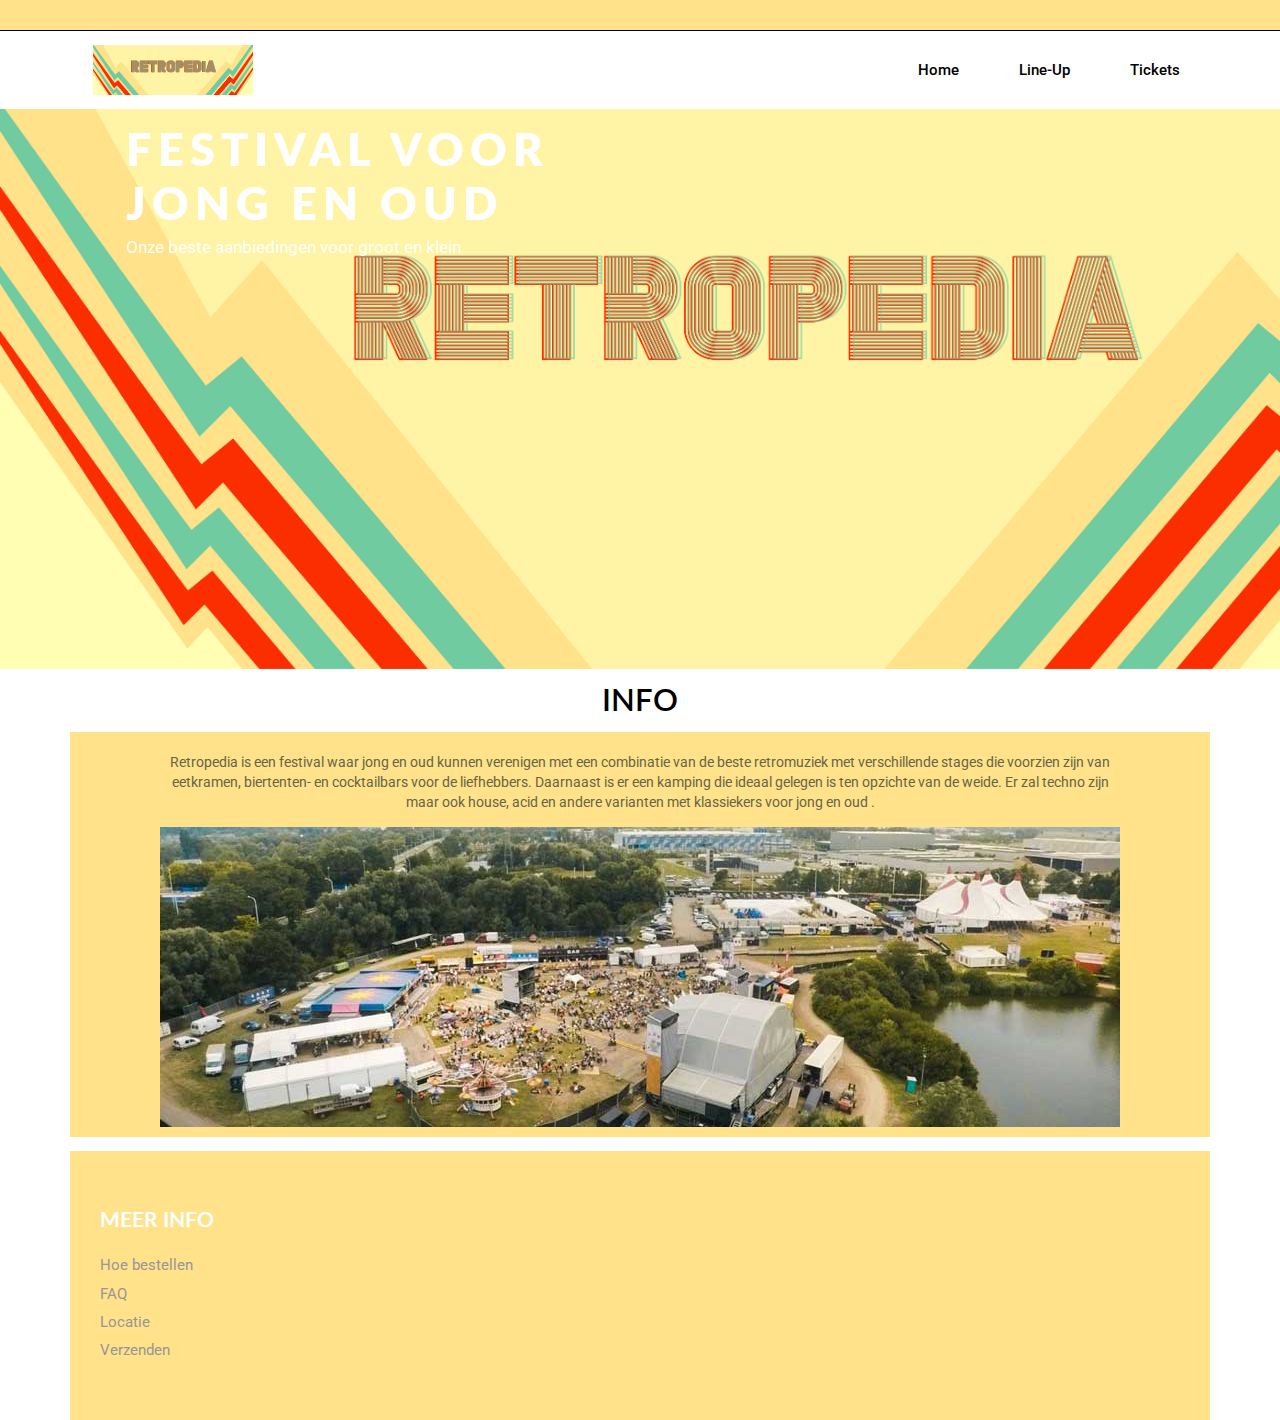
<file: pages/digitalstyleguide/index.html>
<!DOCTYPE html>
<html>
<head>
<title>Retrofestival</title>
<link href="css/bootstrap.css" rel="stylesheet" type="text/css" media="all" />

<script src="js/jquery.min.js"></script>


<link href="css/style.css" rel="stylesheet" type="text/css" media="all" />	

<meta name="viewport" content="width=device-width, initial-scale=1">
<meta http-equiv="Content-Type" content="text/html; charset=utf-8" />
<script type="application/x-javascript"> addEventListener("load", function() { setTimeout(hideURLbar, 0); }, false); function hideURLbar(){ window.scrollTo(0,1); } </script>

<link href='http://fonts.googleapis.com/css?family=Lato:100,300,400,700,900' rel='stylesheet' type='text/css'>
<link href='http://fonts.googleapis.com/css?family=Roboto:400,100,300,500,700,900' rel='stylesheet' type='text/css'><!--//fonts-->

<link href="css/memenu.css" rel="stylesheet" type="text/css" media="all" />
<script type="text/javascript" src="js/memenu.js"></script>
<script>$(document).ready(function(){$(".memenu").memenu();});</script>
<script src="js/simpleCart.min.js"> </script>
</head>
<body>

<div class="header">
	<div class="header-top">
        
				
		</div>
		</div>
		<div class="container">
			<div class="head-top">
				<div class="logo">
					<a href="index.html"><img src="images/homelogo.jpg" alt="" ></a>	
				</div>
		  <div class=" h_menu4">
				<ul class="memenu skyblue">
					  <li ><a href="index.html">Home</a></li>	
				      <li><a  href="lineup.html">Line-up</a>
                      <li><a  href="tickets.html">Tickets</a>
				      	
                    
					</li>
				    
			  </ul> 
			</div>
				
				<div class="clearfix"> </div>
		</div>
		</div>


	<div class="banner">
		<div class="container">
			  <script src="js/responsiveslides.min.js"></script>
  <script>
    $(function () {
      $("#slider").responsiveSlides({
      	auto: true,
      	nav: true,
      	speed: 500,
        namespace: "callbacks",
        pager: true,
      });
    });
  </script>
			<div  id="top" class="callbacks_container">
			<ul class="rslides" id="slider">
			    <li>
					
						<div class="banner-text">
							<h3>Festival voor jong en oud</h3>
						<p> Onze beste aanbiedingen voor groot en klein </p>
						
						</div>
				
				</li>
			
			
			</ul>
		</div>

	</div>
	</div>

<!--content-->
<div class="content">
	<div class="container">
	<div class="content-top">
        
		<h1>INFO</h1>
		<div class="infotekst">
          
		
            <p class="stijl-tekst">Retropedia is een festival waar jong en oud kunnen verenigen met een combinatie van de beste retromuziek met verschillende stages die voorzien zijn van eetkramen, biertenten- en cocktailbars voor de liefhebbers. Daarnaast is er een kamping die ideaal gelegen is ten opzichte van de weide. Er zal techno zijn maar ook house, acid en andere varianten met klassiekers voor jong en oud .</p>
            <img src="images/introtekst3.jpg" alt="dit is een afb over het terrein" class="infoafbeelding" >
	</div>
	<!----->
	
</div>
<div class="footer">
				<div class="container">
			<div class="footer-top-at">
			
				<div class="col-md-4 amet-sed">
				<h4>MEER INFO</h4>
				<ul class="nav-bottom">
						<li><a href="#">Hoe bestellen</a></li>
						<li><a href="#">FAQ</a></li>
						<li><a href="contact.html">Locatie</a></li>
						<li><a href="#">Verzenden</a></li>
						
					</ul>	
				</div>
				
				
				<div class="clearfix"> </div>
			</div>
		</div>
		
		</div>
    </div>
   
    
    
</body>
</html>
</file>
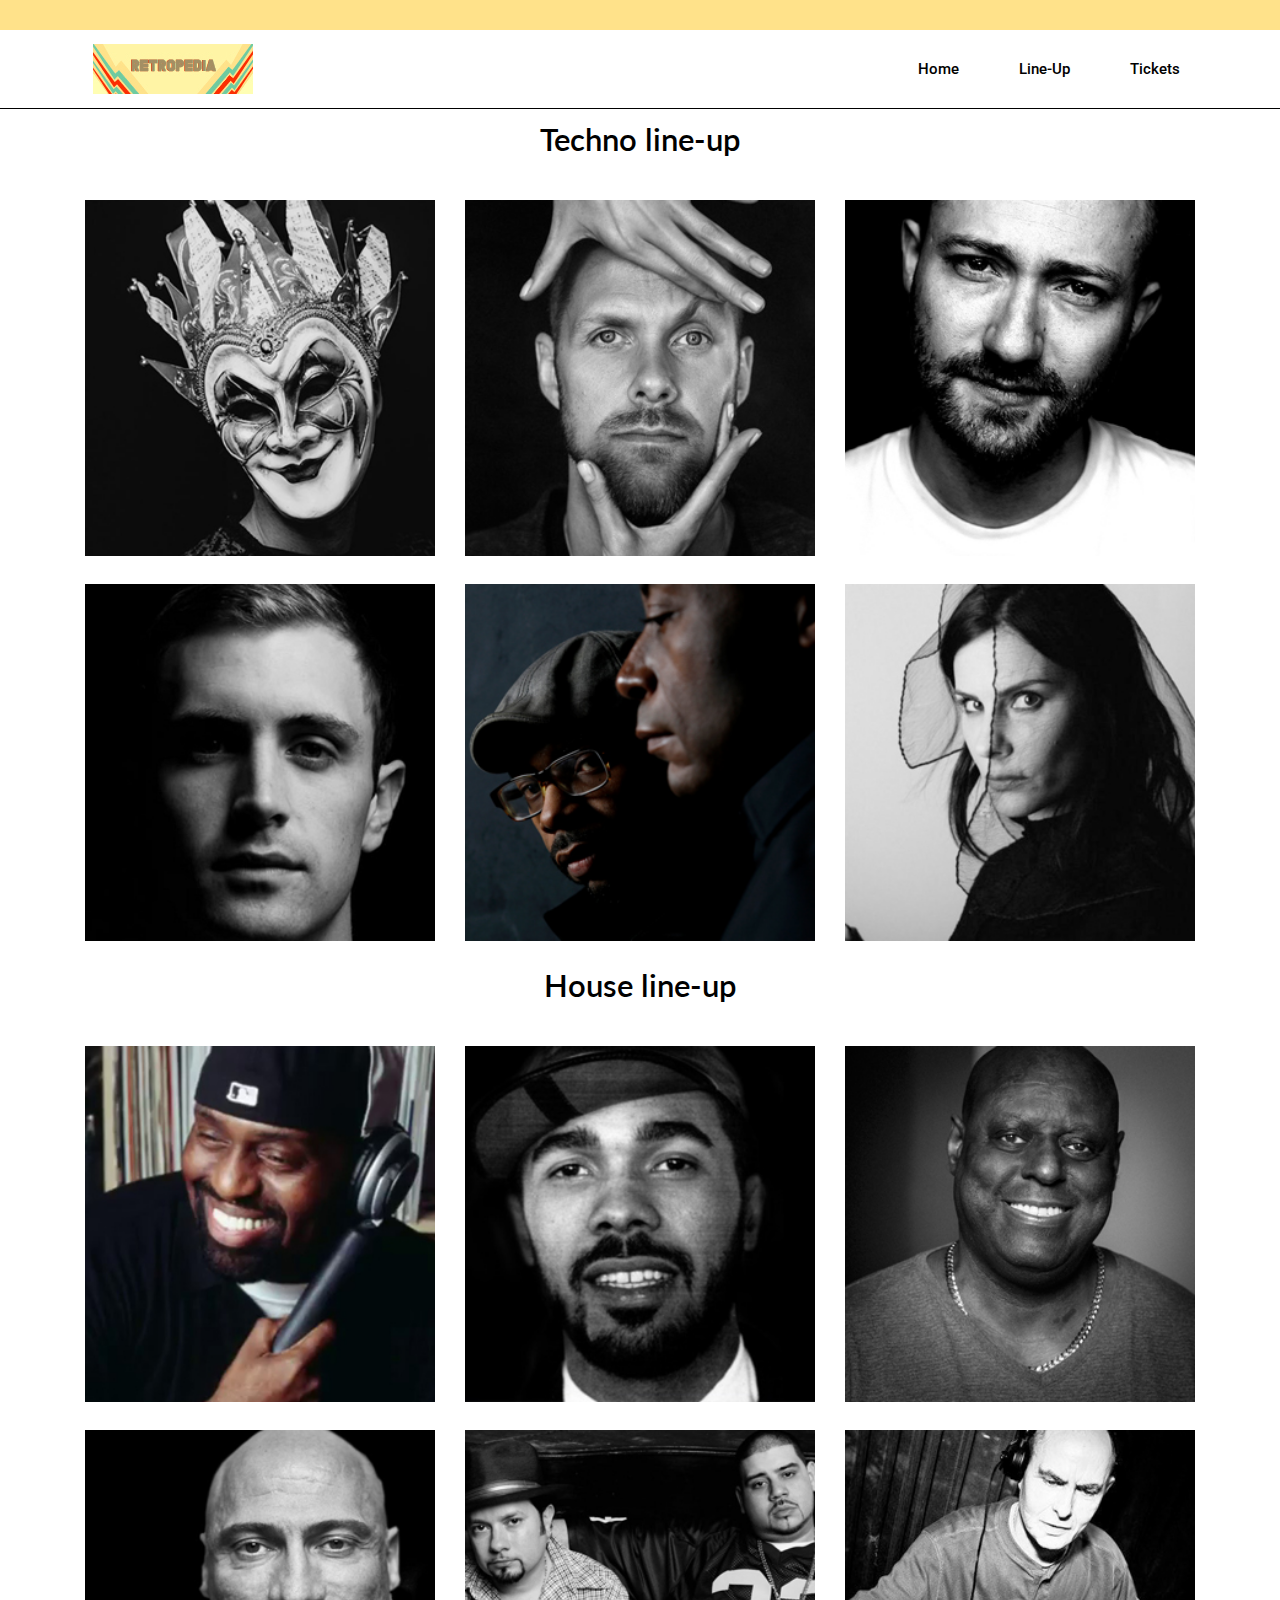
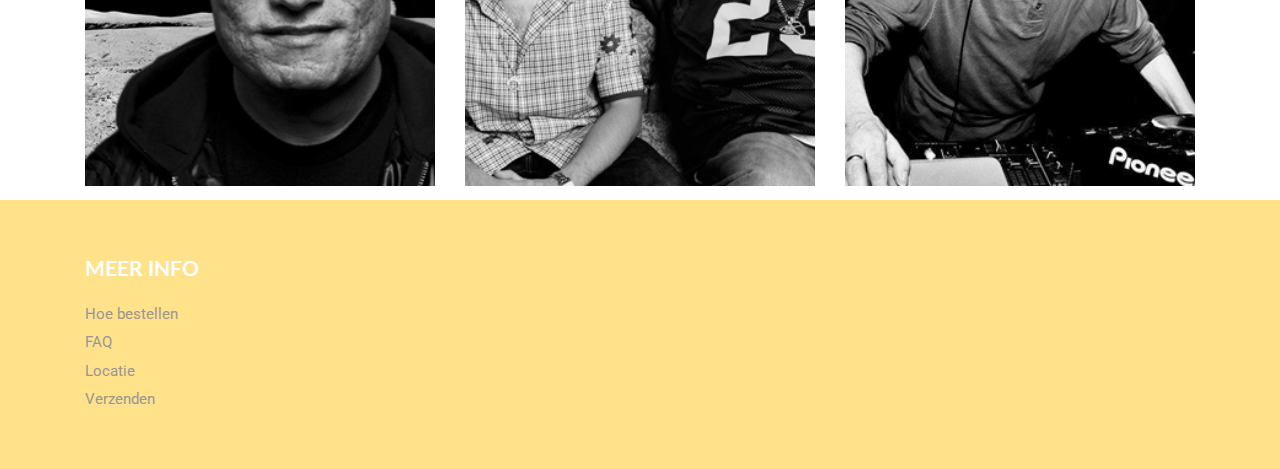
<file: pages/line-up.html>
<!DOCTYPE html>
<html>
<head>
<title>line-up</title>
<link href="bootstrap.css" rel="stylesheet" type="text/css" media="all" />

<script src="jquery.min.js"></script>


<link href="style2.css" rel="stylesheet" type="text/css" media="all" />	

<meta name="viewport" content="width=device-width, initial-scale=1">
<meta http-equiv="Content-Type" content="text/html; charset=utf-8" />
<script type="application/x-javascript"> addEventListener("load", function() { setTimeout(hideURLbar, 0); }, false); function hideURLbar(){ window.scrollTo(0,1); } </script>

<link href='http://fonts.googleapis.com/css?family=Lato:100,300,400,700,900' rel='stylesheet' type='text/css'>
<link href='http://fonts.googleapis.com/css?family=Roboto:400,100,300,500,700,900' rel='stylesheet' type='text/css'><!--//fonts-->

<link href="memenu.css" rel="stylesheet" type="text/css" media="all" />
<script type="text/javascript" src="memenu.js"></script>
<script>$(document).ready(function(){$(".memenu").memenu();});</script>
<script src="simpleCart.min.js"> </script>
</head>
<body>

<div class="header">
	<div class="header-top">
		 
		</div>
		<div class="container">
			<div class="head-top">
				<div class="logo">
					<a href="index.html"><img src="images/homelogo.jpg" alt="" ></a>	
				</div>
		  <div class=" h_menu4">
				<ul class="memenu skyblue">
					  <li ><a href="index.html">Home</a></li>	
				      <li><a  href="line-up.html">Line-up</a>
                      <li><a  href="tickets.html">Tickets</a>
				      	
                    
					</li>
				    
			  </ul> 
			</div>
				
				<div class="clearfix"> </div>
		</div>
		</div>

	</div>



<!--content-->
<div class="content">
	<div class="container">
	<div class="content-top">
		<h1>Techno line-up</h1>
		<div class="grid-in">
			<div class="col-md-4 grid-top">
				<a href="detail.html" class="b-link-stripe b-animate-go  thickbox"><img class="img-responsive" src="images/pi.jpg" alt="">
							<div class="b-wrapper">
									<h3 class="b-animate b-from-left    b-delay03 ">
										<span>BORIS BREJCHA
                                            <br>
                                            14u-17u
                                      </span>
									</h3>
								</div>
				</a>
		

			
			</div>
			<div class="col-md-4 grid-top">
				<a href="single.html" class="b-link-stripe b-animate-go  thickbox"><img class="img-responsive" src="images/pi1.jpg" alt="">
					<div class="b-wrapper">
									<h3 class="b-animate b-from-left    b-delay03 ">
										<span>ADAM BEYER"
                                        <br>
                                            17u-20u</span>	
									</h3>
								</div>
				</a>
			
			</div>
			<div class="col-md-4 grid-top">
				<a href="single.html" class="b-link-stripe b-animate-go  thickbox"><img class="img-responsive" src="images/pi2.jpg" alt="">
					<div class="b-wrapper">
									<h3 class="b-animate b-from-left    b-delay03 ">
										<span>PAUL KALKBRENNER"
                                        <br>
                                            23u-3u</span>	
									</h3>
								</div>
				</a>
			
			</div>
					<div class="clearfix"> </div>
		</div>
		<div class="grid-in">
			<div class="col-md-4 grid-top">
				<a href="single.html" class="b-link-stripe b-animate-go  thickbox"><img class="img-responsive" src="images/pi3.jpg" alt="">
					<div class="b-wrapper">
									<h3 class="b-animate b-from-left    b-delay03 ">
										<span>BOYSNOIZE"
                                            <br>
                                            14u-17u</span>	
									</h3>
								</div>
				</a>
			<a href="single.html"></a>
			</div>
			<div class="col-md-4 grid-top">
				<a href="single.html" class="b-link-stripe b-animate-go  thickbox"><img class="img-responsive" src="images/pi4.jpg" alt="">
					<div class="b-wrapper">
									<h3 class="b-animate b-from-left    b-delay03 ">
										<span>OCTAVE ONE"
                                         <br>
                                            17u-20u</span>	
									</h3>
								</div>
				</a>
			
			</div>
			<div class="col-md-4 grid-top">
				<a href="single.html" class="b-link-stripe b-animate-go  thickbox"><img class="img-responsive" src="images/pi5.jpg" alt="">
					<div class="b-wrapper">
									<h3 class="b-animate b-from-left    b-delay03 ">
										<span>REBEKAH"
                                        <br>
                                            20u-23u</span>	
									</h3>
								</div>
				</a>
			
			</div>
					<div class="clearfix"> </div>
		</div>
	</div>
	<!----->
	
</div>
    
    <div class="container">
	<div class="content-top">
		<h1>House line-up</h1>
		<div class="grid-in">
			<div class="col-md-4 grid-top">
				<a href="single.html" class="b-link-stripe b-animate-go  thickbox"><img class="img-responsive" src="images/pi6.jpg" alt="">
							<div class="b-wrapper">
									<h3 class="b-animate b-from-left    b-delay03 ">
										<span>Frankie Knuckles"
                                        <br>
                                            14u-17u </span>	
									</h3>
								</div>
				</a>
		

			
			</div>
			<div class="col-md-4 grid-top">
				<a href="single.html" class="b-link-stripe b-animate-go  thickbox"><img class="img-responsive" src="images/pi7.jpg" alt="">
					<div class="b-wrapper">
									<h3 class="b-animate b-from-left    b-delay03 ">
										<span>Ron Hardy" <br>
                                            17u-20u
                                            
                                        </span>	
									</h3>
								</div>
				</a>
			
			</div>
			<div class="col-md-4 grid-top">
				<a href="single.html" class="b-link-stripe b-animate-go  thickbox"><img class="img-responsive" src="images/pi8.jpg" alt="">
					<div class="b-wrapper">
									<h3 class="b-animate b-from-left    b-delay03 ">
										<span>
Tony Humphries"
                                        <br>
                                            20u-23u</span>	
									</h3>
								</div>
				</a>
			
			</div>
					<div class="clearfix"> </div>
		</div>
		<div class="grid-in">
			<div class="col-md-4 grid-top">
				<a href="single.html" class="b-link-stripe b-animate-go  thickbox"><img class="img-responsive" src="images/pi9.jpg" alt="">
					<div class="b-wrapper">
									<h3 class="b-animate b-from-left    b-delay03 ">
										<span>Danny Tenaglia"
                                        <br>
                                            23u-3u</span>	
									</h3>
								</div>
				</a>
			<a href="single.html"></a>
			</div>
			<div class="col-md-4 grid-top">
				<a href="single.html" class="b-link-stripe b-animate-go  thickbox"><img class="img-responsive" src="images/pi10.jpg" alt="">
					<div class="b-wrapper">
									<h3 class="b-animate b-from-left    b-delay03 ">
										<span>Masters at Work"
                                        <br>
                                            16u-19u</span>	
									</h3>
								</div>
				</a>
			
			</div>
			<div class="col-md-4 grid-top">
				<a href="single.html" class="b-link-stripe b-animate-go  thickbox"><img class="img-responsive" src="images/pi11.jpg" alt="">
					<div class="b-wrapper">
									<h3 class="b-animate b-from-left    b-delay03 ">
										<span>Eddie Richards "
                                        <br>
                                            19u-22u</span>	
									</h3>
								</div>
				</a>
			
			</div>
					<div class="clearfix"> </div>
		</div>
	</div>
	<!----->
	
</div>
<div class="footer">
				<div class="container">
			<div class="footer-top-at">
			
				<div class="col-md-4 amet-sed">
				<h4>MEER INFO</h4>
				<ul class="nav-bottom">
						<li><a href="#">Hoe bestellen</a></li>
						<li><a href="#">FAQ</a></li>
						<li><a href="contact.html">Locatie</a></li>
						<li><a href="#">Verzenden</a></li>
						
					</ul>	
				</div>
				
				
				<div class="clearfix"> </div>
			</div>
		</div>
		
		</div>
    </div>
    </body>
</html>
</file>
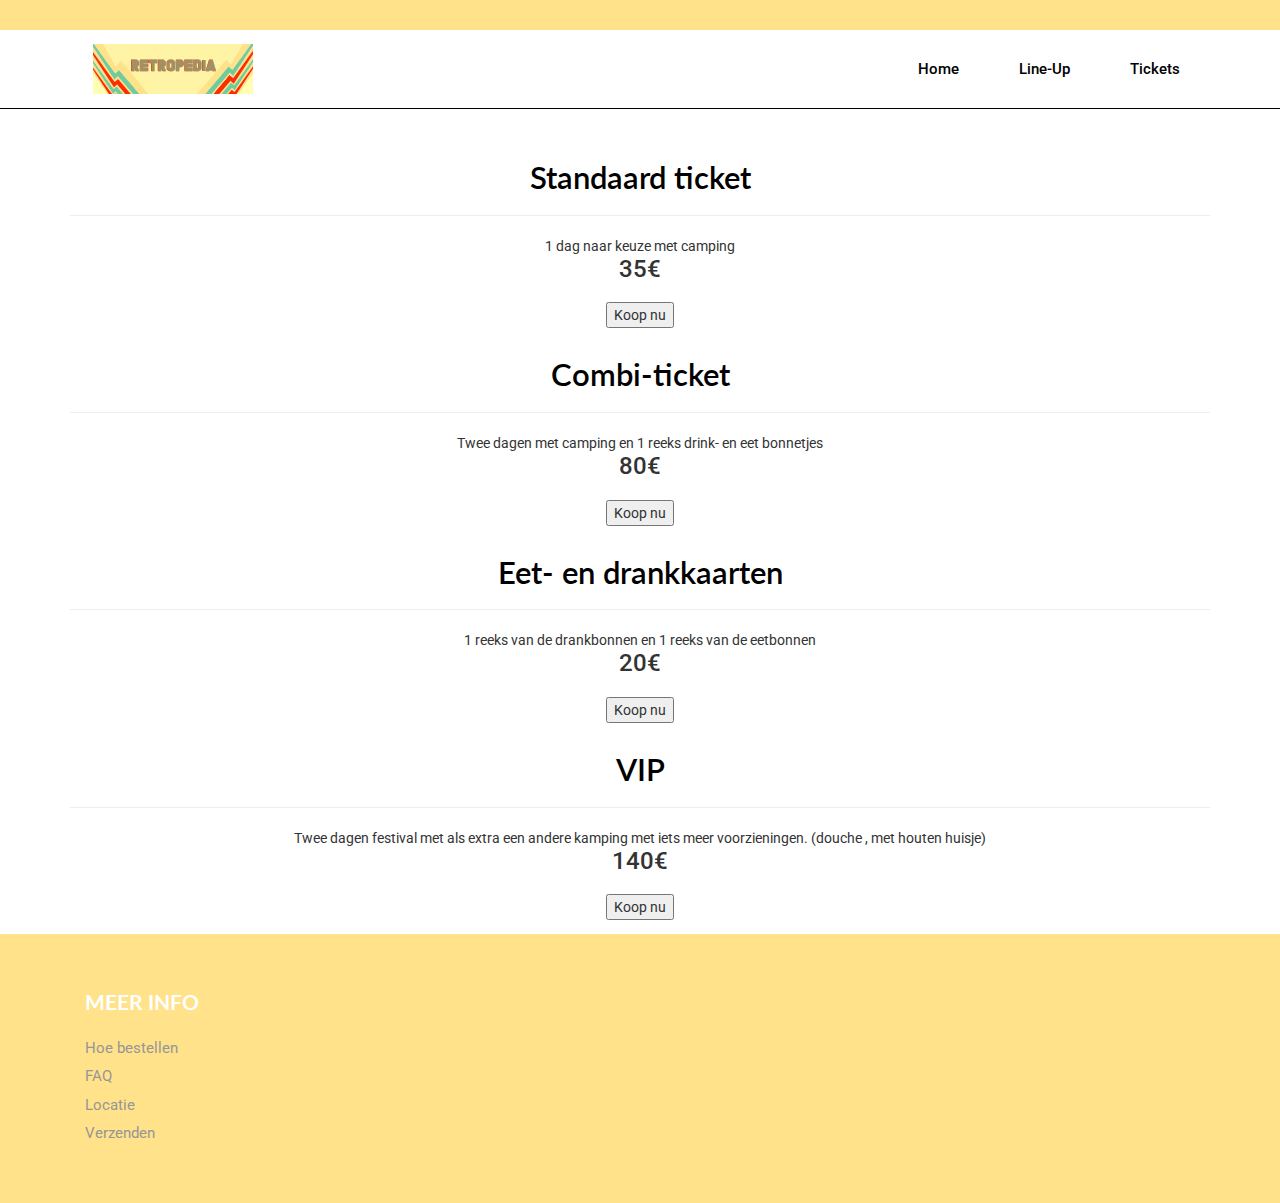
<file: pages/digitalstyleguide/tickets.html>
<!DOCTYPE html>
<html>
<head>
<title>Tickets</title>
<link href="css/bootstrap.css" rel="stylesheet" type="text/css" media="all" />

<script src="js/jquery.min.js"></script>


<link href="css/style.css" rel="stylesheet" type="text/css" media="all" />	

<meta name="viewport" content="width=device-width, initial-scale=1">
<meta http-equiv="Content-Type" content="text/html; charset=utf-8" />
<script type="application/x-javascript"> addEventListener("load", function() { setTimeout(hideURLbar, 0); }, false); function hideURLbar(){ window.scrollTo(0,1); } </script>

<link href='http://fonts.googleapis.com/css?family=Lato:100,300,400,700,900' rel='stylesheet' type='text/css'>
<link href='http://fonts.googleapis.com/css?family=Roboto:400,100,300,500,700,900' rel='stylesheet' type='text/css'><!--//fonts-->

<link href="css/memenu.css" rel="stylesheet" type="text/css" media="all" />
<script type="text/javascript" src="js/memenu.js"></script>
<script>$(document).ready(function(){$(".memenu").memenu();});</script>
<script src="js/simpleCart.min.js"> </script>
</head>
<body>

<div class="header">
	<div class="header-top">
		<div class="container">
			
			
				
		</div>
		</div>
		<div class="container">
			<div class="head-top">
				<div class="logo">
					<a href="index.html"><img src="images/homelogo.jpg" alt="" ></a>	
				</div>
		  <div class=" h_menu4">
				<ul class="memenu skyblue">
					  <li ><a href="index.html">Home</a></li>	
				      <li><a  href="lineup.html">Line-up</a>
                    <li><a  href="tickets.html">Tickets</a></li>
                    
					
				    
			  </ul> 
			</div>
				
				<div class="clearfix"> </div>
		</div>
		</div>

	</div>



<!--content-->
<div class="content">
	<div class="container">
	<div class="content-top">
		
		<div class="grid-in">
			<div class="col-md-4 grid-top">
				<a href="single.html" >
							
				</a>
		
          
			</div>
			<p>
            <h1>Standaard ticket</h1> 
            <hr>
              
                1 dag naar keuze met camping
                
                <h3>35€</h3>
            <BR>
            <button type="button" onclick="alert('Helaas er is een probleem opgetreden')">Koop nu</button>
            
            <p>
                <br>
            <h1>Combi-ticket</h1> 
            <hr>
            
              
                Twee dagen met camping en 1 reeks drink- en eet bonnetjes 
                
                <h3>80€</h3>
                 <BR>
            <button type="button" onclick="alert('Helaas er is een probleem opgetreden')">Koop nu</button>
            
            
            <p>
                <br>
            <h1>Eet- en drankkaarten</h1> 
            <hr>
            
              
                1 reeks van de drankbonnen en 1 reeks van de eetbonnen
                
                <h3>20€</h3>
                     
                      <BR>
            <button type="button" onclick="alert('Helaas er is een probleem opgetreden')">Koop nu</button>
            
            
            <p>
                <br>
            <h1>VIP</h1> 
            <hr>
            
              
                Twee dagen festival met als extra een andere kamping met iets meer voorzieningen. (douche , met houten huisje) 
                
                <h3>140€</h3>
                           <BR>
            <button type="button" onclick="alert('Helaas er is een probleem opgetreden')">Koop nu</button>
            
                
               
            
          
			
			
			</div>
					<div class="clearfix"> </div>
		</div>
	</div>
	<!----->
	
</div>
<div class="footer">
				<div class="container">
			<div class="footer-top-at">
			
				<div class="col-md-4 amet-sed">
				<h4>MEER INFO</h4>
				<ul class="nav-bottom">
						<li><a href="#">Hoe bestellen</a></li>
						<li><a href="#">FAQ</a></li>
						<li><a href="contact.html">Locatie</a></li>
						<li><a href="#">Verzenden</a></li>
						
					</ul>	
				</div>
				
				
				<div class="clearfix"> </div>
			</div>
		</div>
		
		
     
    </div>
    </body>
</html>
</file>
<file: pages/digitalstyleguide/css/style.css>
/*--A Design by W3layouts 
Author: W3layout
Author URL: http://w3layouts.com
License: Creative Commons Attribution 3.0 Unported
License URL: http://creativecommons.org/licenses/by/3.0/
--*/
body{
	background:#fff;
	font-family: 'Roboto', sans-serif;
}
 a{
	transition: 0.5s all;
	-webkit-transition: 0.5s all;
	-o-transition: 0.5s all;
	-moz-transition: 0.5s all;
	-ms-transition: 0.5s all;
}
ul{
	padding: 0;
	margin: 0;	
}
h1,h2,h3,h4,h5,h6,label,p{
	margin:0;	
}
p {margin: auto;
        width: 960px;
        padding-bottom: 10px;}
/*----*/
.itemContainer{
			width:100%;
			float:left;
		}
        

		.itemContainer div{
			float:left;
			margin: 5px 20px 5px 20px ;
		}

		.itemContainer a{
			text-decoration:none;
		}

		.cartHeaders{
			width:100%;
			float:left;
		}

		.cartHeaders div{
			float:left;
			margin: 5px 20px 5px 20px ;
		}
.item_add {
  color: #fff;
  border:none;
}	
a.item_add {
 text-decoration: none;
}		
.grid_1 img{
	margin-bottom:1em;
}
.box_1 h3{
  color: #fff;
  font-size: 1.1em;

}
.box_1 h3 img{
	margin-left: 5px;
}
.shoppingcart{
    margin: auto;    
    width: 500px;}

.box_1 p a{
  color:#fff;
  font-size: 0.875em;
}
.total {
  display: inline-block;
}
.cart.box_1{
	float: right;
	  margin-top: 2px;
}
/*----*/
.header {
  border-bottom: 1px solid #000;
}
.header-top{
	background: #ffe28a;
	  padding: 15px 0;
}
.search{
	position:relative;
	  float: left;
  width: 25%;
    background-color: rgba(255,255,255,0.4);
    margin-top: 11px;
}
.search input[type="text"] {
	outline: none;
  padding: 3px 15px;
  background: none;
  width: 91%;
  border: none;
  font-size: 1.2em;
  color: #000; 
   font-weight: 700; 	
}
.search input[type="submit"] {	
	border: none;
	cursor: pointer;
	position: absolute;
	outline: none;
	 top: 0px;
  right: 0px;
  background: #fe5506;
  font-size: 1.2em;
  color: #FFF;
  padding: 3px;
  font-weight: 700;
}
.search input[type="submit"]:hover {
  background: #EF5F21;  
  color: #fff;
    transition: 0.5s all;
  -webkit-transition: 0.5s all;
  -o-transition: 0.5s all;
  -moz-transition: 0.5s all;
  -ms-transition: 0.5s all;
}
.header-left{
	float: right;
	  margin-top: 4px;
}
.header-left ul{
	float: left;
}
.header-left ul li{
	display: inline-block;	
}
.header-left ul li a{
	text-decoration: none;
	color:#fff;
	  font-size: 1.1em;
	  margin: 0 2em 0 0;
}
.header-left ul li a:hover{
		color:  #EF5F21; 
}
.logo{
	float: left;
    margin-left: 2%;
}
.head-top {
  padding: 1em 0;
}
/* start menu */
.h_menu4 {
  margin: 7px 0 0px;
  float: right;
}
.h_nav h4{
	border-bottom:1px solid rgb(236, 236, 236);
	font-size: 1.3em;
	color:#000;
	line-height: 1.8em;
	margin-bottom: 4%;
}
.h_nav h4.top{
	margin-top:1%;
}
.h_nav ul li{
	display: block;
}
.h_nav ul li a{
	display: block;
  font-size: 0.85em;
  color: #000;
  text-transform: capitalize;
  line-height: 3em;
  -webkit-transition: all 0.3s ease-in-out;
  -moz-transition: all 0.3s ease-in-out;
  -o-transition: all 0.3s ease-in-out;
  transition: all 0.3s ease-in-out;
}
.h_nav ul li a:hover{
	color:#EF5F21;
	text-decoration:underline;
}
/*--banner--*/

.banner{
	background: url(../images/1.jpg) no-repeat ;
	background-size:cover;
	width: 100%;
	min-height: 560px;
	  ;
}
/*--- slider-css --*/

.rslides {
  position: relative;
  list-style: none;
  overflow: hidden;
  width: 100%;
  padding: 0;
  margin: 0;
  }
.rslides li {
  -webkit-backface-visibility: hidden;
  position: absolute;
  display: none;
  width: 100%;
  left: 0;
  top: 0;
  }
.rslides li:first-child {
  position: relative;
  display: block;
  float: left;
  }
.rslides img {
  display: block;
  height: auto;
  float: left;
  width: 100%;
  border: 0;
  }

.callbacks_tabs a:after {
	content: "\f111";
	font-size: 0;
	font-family: FontAwesome;
	visibility: visible;
	display: block;
	height: 10px;
	width: 10px;
	display: inline-block;
	border: 1px solid #fff;
	background:none;
	border-radius:50px;
}
.callbacks_here a:after{
	background:#fff;
}
.callbacks_tabs a{
	visibility:hidden;
}
.callbacks_tabs li{
	display:inline-block;
}
ul.callbacks_tabs.callbacks1_tabs {
	position: absolute;
	bottom: 14%;
	z-index: 999;
	left: 46%;
}
.callbacks_nav {
  position: absolute;
  -webkit-tap-highlight-color: rgba(0,0,0,0);
  top: 38%;
  left: 0;
  opacity: 0.7;
  z-index: 3;
  text-indent: -9999px;
  overflow: hidden;
  text-decoration: none;
height: 35px;
  width: 35px;
  background: url("../images/img-sprite.png") no-repeat -13px -98px ;
 }
.callbacks_nav.next {
  left: auto;
  background-position:-91px -98px;
  right: 0;
 } 
.banner-text{
 padding:1em 4em ;
 color:#fff;
   width: 50%;
}
.banner-text h3 {
  font-size: 3.2em;
  font-weight: 800;
  font-family: 'Lato', sans-serif;
  text-transform: uppercase;
  letter-spacing: 6px;
  line-height: 1.2em;
}
.banner-text p{
	font-size:1.2em;
	margin: 0.3em 0 1em;
}
.banner-text a{
	text-decoration: none;
	color:#fff;
	font-size:1.2em;
	background: #EF5F21;
	padding: 0.4em 1em;
	border-radius:5px;
}
.banner-text a:hover{
	color: #EF5F21;
	background: #fff;
}
/*--content-top--*/
.content-top h1{
	color:#000;
	font-size: 2.2em;
  font-family: 'Lato', sans-serif;
  font-weight: 600;
    margin-bottom: 0.5em;

}
.content-top {
	text-align:center;
	padding:1em 0;
}
.grid-top img{
	width:100%;
}
.grid-top p{
  font-size: 1.1em;
  margin: 0.3em 0 0;
  font-weight: 500;
  text-transform: uppercase;
}
.grid-top p a{
	  color: #000;
  text-decoration: none;
}
.grid-top p a:hover{
	  color: #EF5F21;
}
.infotekst{width: 100%;
            color: #666547;
            background-color: #ffe28a;
            padding-top: 20px;
             }
.grid-in {
  padding: 2em 0 0;
}
/*--//content-top--*/
/*---content-middle--*/
.grid-mid{
	position:relative;
}
.twit {
	position: absolute;
  top: 48%;
  width:100%;
  	text-align:center;
}
.twit h4{
  color: #fff;
  font-size: 2em;
  font-weight: 600;
  margin: 0 auto;

  text-transform: uppercase;
  font-family: 'Lato', sans-serif;
}
.grid-mid img{
	width:100%;
}
.grid-middle {
  padding: 2em 0 0;
}




/*--content-bottom--*/
.content-bottom ul li{
	display:inline-block;
	border:1px solid #eee;
	float:left;
  border-left: none;
  width: 16.666%;
}
.content-bottom {
  padding: 3em 0;
}
/*--//content--*/
.col-md2 {
  padding: 30px 0 0;
}
.men1{
	padding: 0 15px 0 0;
}
.men2{
	padding: 0 0px 0 15px;
}
.content-top-bottom h2{
	  color: #000;
  font-size: 2.2em;
  font-family: 'Lato', sans-serif;
  font-weight: 600;
  margin-bottom: 1.5em;
  text-align: center;
    text-transform: uppercase;
}
.b-link-stripe{
	position:relative;
	display:inline-block;
	vertical-align:top;
	font-weight: 300;
	overflow:hidden;
	width: 100%;
}
.b-link-stripe .b-wrapper{
	position:absolute;
	width:100%;
	height:100%;
	top:0;
	left:0;
	text-align:center;
	color:#ffffff;
	overflow:hidden;
}

.b-animate-go{
	text-decoration:none;
}
.b-animate{
	transition: all 0.5s;
	-moz-transition: all 0.5s;
	-ms-transition: all 0.5s;
	-o-transition: all 0.5s;
	-webkit-transition: all 0.5s;
	visibility: hidden;
	font-size:1.1em;
	font-weight:700;
}
.b-animate img{
	margin-top: 4%;
	display: -webkit-inline-box;
}
.b-animate span{
	display:block;
	font-size: 2em;
	padding-top: 5em;
	display: block;
	font-weight: 500;
}

/* lt-ie9 */
.b-animate-go:hover .b-animate{
	visibility:visible;
}
.b-from-left{
	position: relative;
	left: -100%;
	background: rgba(239, 95, 33, 0.64);
  background-size: 100% 100%;
  top: 0px;
  margin: 0;
  min-height: 356px;
}
.grid-top:hover .b-from-left{
	left:0;
}
.grid-top{
	position: relative;
}
/*----*/
.col-md1 {
  position: relative;
}

.b-from-top{
	position: relative;
	top: -100%;
	background: rgba(239, 95, 33, 0.64);
  background-size: 100% 100%;
 
  margin: 0;
  min-height: 429px;
}
.col-md1:hover .b-from-top{
	top:0;
}

.top-in1{
	min-height: 204px;
}
.top-in1 span{
	padding: 3em 0 0;
}
.top-in2 span{
	padding: 2.8em 0 0;
}
.top-in2{
	min-height: 196px;
}
.top-in span{
	padding: 6em 0 0;
}
/*----*/
.content-grid{
	position: absolute;
	top:0;
	display: none;
	  text-align: center;
  width: 100%;
}
.content-grid h5{
	color:#fff;
	font-size: 2em;
}
.men{
	position: relative;
}
.men:hover .content-grid{
	display: block;
}
	
/*--//content--*/
/*--footer--*/
.footer{
	background:#ffe28a;
}
.amet-sed h4{
	font-size: 1.5em;
  	color: #fff;
     font-family: 'Lato', sans-serif;
	margin: 0 0 1em;
	  text-transform: uppercase;
  font-weight: 700;
}
.footer-top-at {
  padding: 4em 0;
}
 ul.nav-bottom li{
	list-style:none;
}
ul.nav-bottom li  a{
	text-decoration:none;
	color:#989696;
	font-size:1.1em;
	display: inline-block;
	  margin: 0.2em 0;
}
ul.nav-bottom li  a:hover{
	color:#EF5F21;
}
.amet-sed p{
	color:#989696;
	font-size: 1.2em;
	  margin: 0 0 0.3em;
}

.footer-class  p{
	color:#fff;
	font-size:1.2em;

}
.footer-class  p a{
	color:#EF5F21;
	text-decoration:none;
}
.footer-class  p a:hover{
	color:#fff;
}
.footer-class {
  padding: 1.5em 0;
  text-align:center;
  background:#000;
}
.amet-sed form{
padding:1em 0 0;
}
.amet-sed input[type="text"], .amet-sed input[type="submit"] {
  width: 69%;
  padding: 0.5em;
  outline: none;
  color: #000;
  font-size: 1em;
  background: #fff;
  border: none;
 }
 .amet-sed input[type="submit"] {
  width: 20%;
  color: #FFF;
  font-size: 1em;
  background:#EF5F21;
  border: none;
  outline:none;
  padding: 0.5em;
}
.amet-sed input[type="submit"]:hover {
background: #fff;
color:#EF5F21;
}
ul.social{
	padding:1em 0 0;
}
ul.social li{
	display: inline-block;	
}
.infoafbeelding{
    padding: 5px;
    padding-bottom: 10px;
 

 }   




ul.social li i{
	background: url(../images/img-sprite.png)no-repeat -9px -14px ;
  width: 24px;
  height: 24px;
	display: inline-block;
	vertical-align: middle;
	margin: 0 5px 0 0;
}
ul.social li  i.twitter{
	background-position:  -43px -14px;
}
ul.social li  i.rss{
	background-position: -77px -14px;
}
ul.social li  i.gmail{
	background-position:-110px -14px;
}
ul.social li i:hover{
	transform: rotate(360deg);
  -webkit-transform: rotate(360deg);
  -moz-transform: rotate(360deg);
  -o-transform: rotate(360deg);
  -ms-transform: rotate(360deg);
    transition: 0.5s all ease;
  -webkit-transition: 0.5s all ease;
  -moz-transition: 0.5s all ease;
  -o-transition: 0.5s all ease;
  -ms-transition: 0.5s all ease;
}
/*--//footer--*/
/*--contact--*/
.contact {
  padding: 3em 0 ;
}
.contact h1{
	font-size: 3em;
	font-family: 'Lato', sans-serif;
	color:#000;
	text-align: center;
	  font-weight: 600;
}
.map iframe{
	width: 100%;
	height:150px;
	border:none;
	padding: 0 15px;
}
.contact-grid input[type="text"],.contact-grid textarea{
	width: 100%;
	padding: 1em;
	margin: 0.5em 0;
	background:none;
	outline:none;
	  border: 1px solid #A09F9F;
	  font-size:1em;
	  color:#A09F9F;
	-webkit-appearance: none;
}
.contact-grid textarea{
	resize:none;
}
.send input[type="submit"]{
	width: 14%;
	font-size: 1.1em;
	background:#EF5F21;
	padding: 0.4em 0.8em;
	text-align: center;
	color: #fff;
	border: none;
	outline:none;
	-webkit-appearance: none;
}
.send input[type="submit"]:hover{
	background:#2d2d2d;
}
.contact-form {
	padding: 3em 0;
}
.address-more {
  padding: 0 0 2em;
}
.contact-in p{
	font-size:1em;
	color: #626262;
	width: 72%;
	line-height: 1.7em;	
}
.address-more h4{
	color:#000;
	font-size:1.4em;
	  font-family: 'Lato', sans-serif;
	margin: 0 0 0.3em;
	  font-weight: 600;
}
.address-more p a{
	text-decoration:none;
	color: #626262;
}
.address-more p a:hover{
	color: #EF5F21;
}
/*--//contact--*/
/*--blog--*/
.grid_3{
	position:relative;
}
.blog-poast-admin {
	position: absolute;
	bottom:8.6em;
	left: 1.2em;
}
.blog-poast-info {
	padding: 0.8em 0em;
}
.blog-poast-info ul li {
	display:inline-block;
	  padding: 0 0.3em;
}
.blog-poast-info ul li span{
	color: #000;
	font-size:1em;
}
.blog-poast-info ul li a {
	color: #000;
	font-size:1em;	
}
.blog-poast-info ul li a:hover{
	text-decoration:none;
}
.blog-poast-info ul li a:hover {
	text-decoration:none;
	color:#EF5F21;
}
.blog-poast-info ul li  i {
	width: 20px;
	height: 20px;
	background:  url(../images/img-sprite.png) no-repeat -150px -104px ;
	display: inline-block;
	vertical-align: sub;
	margin: 0 3px 0 0;
}
.blog-poast-info ul li  i.date {	
	background-position: -186px -104px;
}
.blog-poast-info ul li  i.comment {	
	background-position:-226px -101px;	
}
.blog {
  padding: 4em 0;
}
.grid_3 p {
	color: #626262;
	font-size: 1em;
	line-height:1.5em;
}
.grid_3 h3{
	text-transform:uppercase;
	font-size:1.2em;
	margin-bottom:1em;
}
.grid_3 h3 a{
	color:#000;
	text-decoration: none;
}
.grid_3 h3 a:hover {
  color: #EF5F21;
}
.button {
	margin-top: 20px;
}
.button a {
	color:#fff;
	font-size: 1em;
	text-transform: uppercase;
	background: #EF5F21;
	padding: 0.4em 1em;
	text-decoration: none;
		text-decoration:none;
}
.button a:hover{

	color:#fff;
	background: #000
}
.grid_3{
	margin-bottom:3em;
}
p.m_10 {
	font-size: 0.85em;
	color: #555;
	line-height: 1.8em;
	padding: 2% 0;
}
p.m_11 {
	font-size: 0.85em;
	color: #555;
	line-height: 1.8em;
}
.blog h1 {
  font-size: 3em;
  font-family: 'Lato', sans-serif;
  color: #000;
  text-align: center;
  font-weight: 600;
    margin: 0 0 1em;
}
/*--//blog--*/
/*--product--*/
.tags ul li {
	display: inline-block;
	float:left;
	    width: 22.8%;
  margin: 0.5em 2% 0 0;
  text-align: center;
}
.tags li a {
	font-size: 1em;
	display:block;
	padding: 0.3em 0.4em;
	text-decoration: none;
	color: #000;
	border: 1px solid #000;
}
.tags li a:hover {
	color: #fff;
	background:#EF5F21;
	border: 1px solid #EF5F21;
}

.tags ul li:nth-child(4),.tags ul li:nth-child(8),.tags ul li:nth-child(12){
	margin:0.5em 0 0;
}
/*----*/
h3.cate {
	color: #000;
	  border-bottom: 1px solid #000;
  width: 69%;
	font-size: 2em;
    font-family: 'Lato', sans-serif;
}
.of-left{
	 border-bottom: 1px solid #000;
}
.product-go {
  margin-top: 2em;
}
.product {
  padding: 4em 0;
}
.bottom-product {
  margin-bottom: 2em;
}
nav.in{
  text-align: center;
}
.pagination > li > a:hover, .pagination > li > span:hover, .pagination > li > a:focus, .pagination > li > span:focus {
  color: #fff;
  background-color:#EF5F21;
  border-color: #EF5F21;
}
.pagination > li > a, .pagination > li > span {

  color: #000;
}
/*----*/
ul.kid-menu{
	display: block !important;
}
.menu {
	width: auto;
	height: auto;
	padding: 0;
	list-style: none;
	margin: 1.5em 0;	
}
.menu > li > a {
	width: 100%;
  margin: 0.3em 0;
	display:inline-block;
	position: relative;
	color: #000;
	font-size: 1.1em;
	text-decoration:none;
	
}
.menu > li > a:hover{
	color:#EF5F21;
}
.menu ul li a {	
	width: 100%;
	display: inline-block;
	position: relative;
	font-size:1.1em;
	margin:0.3em 0;
	color: #000;
	text-decoration:none;
	
	text-indent: 1.2em;
}
.menu ul li a:hover{
	color:#EF5F21;
}
ul.kid-menu li,.menu ul li{
	list-style: none;	
}
.sellers {
  padding: 2em 0;
}
.tags {
  padding: 1.5em 0 0;
}
h3.best {
  color: #000;
  border-bottom: 1px solid #000;
  width: 81%;
  font-size: 2em;
    font-family: 'Lato', sans-serif;
}
.pagination > .active > a, .pagination > .active > a:hover {
  background: #EF5F21;
  border-color: #EF5F21;
}
/*----*/
.product-middle{
	background: url(../images/product1.jpg) center;
  width: 100%;
  min-height: 45px;
  display: block;
  background-size: cover;
}
.fit-top{
	
  width: 100%;
	padding: 1em 1em;
}
 h6.shop-top{
	font-size:1.1em;
	font-weight:300;
	float:left;
	color: #fff;
	  margin-top: 0.3em;
}
a.shop-now{
	font-size:0.9em;
	  float: right;
	  text-decoration: none;
	  border: 1px solid #ffffff;
	  padding: 0.2em 0.4em;
	  color:#fff;
}
a.shop-now:hover{
	  border: 1px solid #EF5F21;
	  background:#EF5F21;
}
h3.tag {
	color: #000;
	  border-bottom: 1px solid #000;
  width: 32%;
	font-size: 2em;
    font-family: 'Lato', sans-serif;
}
.of-left-in{
	 border-bottom: 1px solid #000;
}

/*----*/
.fashion-grid{
	float:left;
	  width: 24%;
}
.fashion-grid1{
	float: right;
	  width: 68%;
}
 h6.best2 {
  font-size: 1em;
  font-family: 'Lato', serif;
  line-height: 1.3em;
 }
 h6.best2 a{
 	color:#000;
 	text-decoration: none;
 }
 h6.best2 a:hover{
	color:#EF5F21;
 }
 span.price-in1 {
  font-size: 1.7em;
  padding: 0.3em 0 0;
  display: block;
  color:#EF5F21;
}
span.price-in1 small {
  text-decoration: line-through;
}
.six1{
	position: absolute;
	top:0;
	font-weight: 100;
	  padding: 4em 1em 0;
	  width: 100%;
  height: 100%;
  text-align: center;
}
.six1 h4{
	font-size:2.5em;
	color:#EF5F21;
font-weight: 100;	
}
.six1 p{
	font-size:2em;
	color:#EF5F21;
	  margin: 0.5em 0 0;
}
.six1 span{
	font-size:6em;
	color:#EF5F21;
	font-weight: 100;
	  font-family: 'Lato', sans-serif;
}
.per1 {
  position: relative;
    margin: 2em 0;
}
/*---*/

a.item_add p.number{	
	font-size: 1.1em;
  color: #FFF;
  text-align: center;
  background: #EF5F21;
  padding: 0.5em 1em;
}
a.item_add p.number:hover{
		background: #000;
		transition: 0.5s all;
  -webkit-transition: 0.5s all;
  -o-transition: 0.5s all;
  -moz-transition: 0.5s all;
  -ms-transition: 0.5s all;
}
a.item_add p.number i{	
	 background: url(../images/img-sprite.png)no-repeat -291px -104px ;
  width: 18px;
  height: 18px;
  display: inline-block;
  vertical-align: middle;
  margin: 0 5px 0 0;
}
p.tun{
	font-size:1em;
	  color: #949494;
  text-align: center;
  line-height: 1.3em;
  padding: 1em 0;
}

.product-at{
	position: relative;
}
.product-at:hover .pro-grid{
	display:block;
}
.product1 {
  padding: 0;
}
.pro-grid{
	text-align:center;
	position:absolute;
	top:0;
	width:100%;
	height:100%;
	display:none;
	padding: 8em 0 0;
}
.pro-grid span{
	text-decoration:none;
	color:#fff;
	font-size:1.1em;
	font-weight:600;
	background:#EF5F21;
	padding: 0.5em 1.5em;
	text-transform: uppercase;
}
.pro-grid span:hover{
	background:#fff;
	color:#EF5F21;
}
/*--//product--*/
/*--single--*/
 ul.star-footer li{
	display:inline-block;
	
}
 ul.star-footer li i{
	height: 16px;
	width: 16px;
	background: url("../images/img-sprite.png") no-repeat -261px -106px  ;
	display: inline-block;
}
.single-para h4 {
    color: #000;
  font-size: 3em;
  font-family: 'Lato', serif;
}
.single-para p {
  font-size: 1em;
  color: #2c3e50;
  font-family: 'Lato', serif;
  line-height: 1.8em;
    margin: 1em 0;
}
.single-para h5 {
  color: #EF5F21;
  font-size: 2em;
  border-bottom: 1px solid #C4C3C3;
  padding: 0.3em 0;
}

.available ul li{
	list-style:none;
	padding:0 0.5em 0 0;
	color:#4c4c4c;
	font-size:1.1em;
	float:left;
	width:100%;
	 font-family: 'Roboto Slab', serif;
	   margin: 0.5em 0;
}
.available ul li select {
  outline: none;
  padding: 12px;
  border: none;
  background: #eeeeee;
 width: 77%;
  margin-left: 13%;
  cursor:pointer;
}
.available ul li.size-in select {
	  margin-left: 16%;
}
.available {
  padding:  1em 0;
}
ul.tag-men {
	padding:0.3em 0;
	 border-top: 1px solid #C4C3C3;
	  border-bottom: 1px solid #C4C3C3;
}
ul.tag-men li{
	list-style:none;
	color:#000;
	 font-family: 'Lato', serif;
	 margin: 0.3em 0;
	font-size:0.9em; 
}
ul.tag-men li span.women1{
	  margin-left: 9em;
}
a.add-cart {
  text-decoration: none;
  color: #fff;
  background: #EF5F21;
  padding: 0.4em 0.8em;
  font-size:0.9em;
  text-transform: uppercase;
  margin-top: 2em;
  display: inline-block;
}
a.add-cart:hover {
  background:#000;
  
}
h3.real{
  color: #000;
  border-bottom: 1px solid #000;
   margin: 0 0.5em 1em;
  font-size: 2em;
  font-family: 'Lato', serif;
}
/*----*/
.star-on {
  padding: 1em 0;
}
.star-on ul {
  float:left;
}
.star-on ul li{
	vertical-align: sub;
}

.review{
	float:left;
	  padding: 0 1em;
}
.star-on a{
	text-decoration:none;
	font-size:1em;
	color:#000;
}
.star-on a:hover{
	color:#EF5F21;
}
/*----*/
.cd-tabs-navigation {
  width: 100%;
}
.cd-tabs-navigation li {
    display: inline-block;
  list-style:none;
}
.cd-tabs-navigation a {
  position: relative;
  display: block;
  text-align: center;
  -webkit-font-smoothing: antialiased;
  -moz-osx-font-smoothing: grayscale;
	font-size:1.1em;
	color:#000;
	background:#eee ;
	padding:10px 16px;
	  font-family: 'Lato', serif;
	text-decoration: none;
}

.cd-tabs-navigation a.selected  {
	background:#EF5F21;
  color:#fff;
}

.cd-tabs-content li {
  display: none;
}
.cd-tabs-content li.selected {
  display: block;
  -webkit-animation: cd-fade-in 0.5s;
  -moz-animation: cd-fade-in 0.5s;
  animation: cd-fade-in 0.5s;
  
}
.cd-tabs.is-ended {
  margin: 3em 0 1em;
  padding: 0 1em;
}
.facts{
	
padding: 1em 0;
}
.facts p{
	color:#999;
	font-size:1em;
	line-height:1.7em;
	padding:0 0 1em;
	  font-family: 'Lato', serif;
}
.facts ul li{
	list-style:none;
	color:#767676;
	font-size:1em;
	padding:0.3em 0;
}
.color {
	background:#eee;
	  margin: 1em 0;
  padding: 1em;
}
.color p,.color span{
	color:#000;
	font-size:1em;
	  font-family: 'Lato', serif;
	    float: left;
		
}
.color p{
	width:40%;
}
.top-comment-left{
	float: left;
	width: 13%;
}
.top-comment-right{
	float: left;
	width:84%;
	margin-left:1em;
	background:#f8f8f8;
	padding:2em ;
}
.top-comment-right h6{
	color:#000;
	font-size:0.8em;
	font-family: 'Lato', serif;
}
.top-comment-right p{
	color:#000;
	font-size:1em;
	  margin: 1em 0em 0 1em;
}
a.add-re{
	text-decoration: none;
  color: #fff;
  background: #EF5F21;
  padding: 0.4em 0.8em;
  font-size: 0.9em;
  text-transform: uppercase;
  margin-top: 2em;
  display: inline-block;
}
a.add-re:hover{
	
  background: #000;
  }
.top-comment-right h6 a{
	color:#000;
	font-size:1.5em;
	text-decoration:none;
}
.comments-top-top {
	margin: 2em 0;
	
}
/*--//single--*/
.register {
	padding: 4em 0 ;
}
/*--register--*/
.register h1{
	font-size: 3em;
  font-family: 'Lato', sans-serif;
  color: #000;
  text-align: center;
  font-weight: 600;
  margin-bottom: 1em;
}
.register-top-grid h3, .register-bottom-grid h3 {
	font-size: 1.5em;
  font-family: 'Lato', sans-serif;
  color: #000;
  margin-bottom: 0.5em;
  text-transform: uppercase;
  font-weight: 600;
}
.register-top-grid span, .register-bottom-grid span {
	  font-size: 1em;
  display: block;
  color: #A09F9F;
}
.register-top-grid input[type="text"], .register-bottom-grid input[type="password"] {
	width: 100%;
	padding: 1em;
	margin: 1em 0;
	background: none;
	outline:none;
	border: 1px solid #A09F9F;
	-webkit-appearance: none;
}
.checkbox {
	margin-bottom: 4px;
	padding-left: 27px;
	line-height: 27px;
	cursor: pointer;
	float: left;
	position: relative;
}
.news-letter {
	color: #EF5F21;
	font-size: 1em;
	margin-bottom: 1em;
	display:inline-block;
	text-transform: uppercase;
	transition: 0.5s all;
	-webkit-transition: 0.5s all;
	-moz-transition: 0.5s all;
	-o-transition: 0.5s all;
	font-weight:400;
}
.checkbox i {
	position: absolute;
	bottom: 5px;
	left: 0;
	display: block;
	width:20px;
	height:20px;
	outline: none;
	border: 2px solid #EF5F21;
}
.checkbox input + i:after {
	content: '';
	background: url("../images/tick1.png") no-repeat 1px 2px;
	top: -1px;
	left: -1px;
	width: 15px;
	height: 15px;
	font: normal 12px/16px FontAwesome;
	text-align: center;
}
.checkbox input + i:after {
	position: absolute;
	opacity: 0;
	transition: opacity 0.1s;
	-o-transition: opacity 0.1s;
	-ms-transition: opacity 0.1s;
	-moz-transition: opacity 0.1s;
	-webkit-transition: opacity 0.1s;
}
.checkbox input {
	position: absolute;
	left: -9999px;
}
.checkbox input:checked + i:after {
	opacity: 1;
}
.news-letter:hover {
	color:#000;
}
.register-bottom-grid input[type="submit"] {
	background: #EF5F21;
	padding: 0.4em 1em;
	color: #fff;
	font-size:1.2em;
	transition: 0.5s all;
	-webkit-transition: 0.5s all;
	-moz-transition: 0.5s all;
	-o-transition: 0.5s all;
	display: inline-block;
	border:none;
	outline:none;
}
.register-bottom-grid input[type="submit"]:hover{
	background:#000;
	
}
/*--//register--*/
/*--account--*/
.account h1{
	font-size: 3em;
  font-family: 'Lato', sans-serif;
  color: #000;
  text-align: center;
  font-weight: 600;
  margin-bottom: 1em;
}
.account-top span{
	font-size:1em;
	display: block;
	padding: 0 0 0.5em;
	color:#A09F9F;
}
.account-top div{
	padding:0.5em 0;
}
.account-top input[type="text"],
.account-top textarea,.account-top input[type="password"]{
	padding:1em;
	width:100%;
	background:none;
	border: 1px solid #A09F9F;	
	outline:none;
	
	font-size:1em;	
}

.account-top textarea{
	resize:none;
	height:60px;		
}
.account-top input[type="submit"]{
	outline:none;
	padding:7px 20px;
	color:#FFF;
	cursor:pointer;
	background:#EF5F21;
	border:none;
	width:20%;
   margin:1em auto 0;
   transition: 0.5s all;
	-webkit-transition: 0.5s all;
	-o-transition: 0.5s all;
	-moz-transition: 0.5s all;
	-ms-transition: 0.5s all;	
	font-size: 1.2em;
}
.account-top input[type="submit"]:hover{
	background:#000;
}

.account{
	padding: 4em 0;
}
.five {
  background: #fff;
  border-radius: 100px;
  border: 2px solid #EF5F21;
  width: 100px;
  height: 100px;
  position: absolute;
  top: 1%;
  right: 8%;
  padding: 2em 0 0;
  text-align: center;
}
.five span {
  font-size: 1em;
  color: #EF5F21;
}
.five h2 {
  font-size: 1.5em;
  font-weight: 700;
  color: #000;
}
a.create {
  text-decoration: none;
  color: #fff;
  padding: 7px 20px;
  background: #EF5F21;
  text-align: center;
  display: block;
 }
.left-account img{
 	width:100%;
 }
/*--single--*/
.single-bottom h3 {
  font-size: 3em;
  font-family: 'Lato', sans-serif;
  color: #000;
  text-align: center;
  font-weight: 600;
  margin-bottom: 0.7em;
}
.single-bottom {
  padding: 0em 0 4em;
}
.single-bottom input[type="text"], .single-bottom textarea {
  width: 100%;
  padding: 1em;
  background: none;
  outline: none;
  border: 1px solid #A09F9F;
  font-size: 1em;
  color:#A09F9F;
  -webkit-appearance: none;
  margin: 0 0 1em;
}
.single-bottom  input[type="submit"]{
	width: 10%;
	font-size: 1.3em;
	background: #EF5F21;
	padding: 0.4em 0.8em;
	text-align: center;
	color: #fff;
	border: none;
	outline:none;
	-webkit-appearance: none;
	 
}
.single-bottom  input[type="submit"]:hover{
	background:#000;
}
 .single-bottom textarea {
	resize:none;
	min-height:180px;
	 margin: 0em 0em 1em;
	width: 100%;
 }
 /*--//single--*/
/*--checkout--*/
/*--
.cart h3{
	font-size:1.5em;
}
--*/
.cart-sec{	
	margin-bottom:3em;
}
.cart-item{
	width:20%;
	float:left;
	margin-right:5%;
	
}
.cart-item img{
	width:100%;
}
.cart-item-info{
	width:75%;
	float:left;
	 
}
.check{
	padding:4em 0;
}
.cart-item-info h3{
	font-size:1em;
	font-weight:600;
}
.cart-item-info h3 a{
	color:#000;
}
.cart-item-info h3 span{
	display:block;
	font-weight:400;
	font-size: 0.85em;
  margin: 0.7em 0;
}
.size_3 {
  width:100%;
}
.delivery {
  margin-top: 3em;
}
.delivery p {
  color: #A6A6A6;
  font-size: 1em;
  font-weight: 400;
  float: left;
}
.delivery span {
  color: #A6A6A6;
  font-size: 1em;
  font-weight: 400;
  float: right;
}
.cart-item-info h4 span{
	font-size:0.65em;
	font-weight:400;
} 

.close1,.close2{
  background: url('../images/close_1.png') no-repeat 0px 0px;
  cursor: pointer;
  width: 28px;
  height: 28px;
  position: absolute;
  right: 0px;
  top: 0px;
  -webkit-transition: color 0.2s ease-in-out;
  -moz-transition: color 0.2s ease-in-out;
  -o-transition: color 0.2s ease-in-out;
  transition: color 0.2s ease-in-out;
}
.cart-header {  
  position: relative;  
}
.cart-header2 {  
  position: relative;  
}
a.order {
  background:#EF5F21;
  padding: 10px 20px;
   font-family: 'Lato', sans-serif;
  font-size: 1em;
  color: #fff;
  text-decoration: none;
  display: block;
  font-weight: 600;
  text-align: center;
  margin:3em 0;
}
a.order:hover{
	background:#000;
}
.total-item,.cart-items{
	margin-top:0em;
	padding-bottom:2em;
}

.total-item h3 {
  color: #333;
  font-size: 1.1em;
  margin-bottom: 1em;
}
.total-item h4{
	font-size:0.8em;
	font-weight:600;
	color:#9C9C9C;
	display:inline-block;
	margin-right:6em;
}
a.cpns{
	background:#EF5F21;
	color:#fff;
	 font-family: 'Lato', sans-serif;
	padding: 10px;
  font-size: 0.8em;
	font-weight:600;
}
a.cpns:hover{
	background: #000;
}
.total-item p{
	font-size:0.9em;
	font-weight:400;
	margin-top:1em;	
}
.total-item p a{
	color:#727272;	
}
.total-item p a:hover{
	color:#000;
	text-decoration:underline;
}
a.continue{
	background:#EF5F21;
	padding:10px 20px;
	  font-family: 'Lato', sans-serif;
	font-size:1em;
	color:#fff;
	text-decoration:none;
	display: block;
   font-weight: 600;  
   text-align: center;
   margin-bottom:2em;
}
a.continue:hover{
	background:#000;
}
ul.total_price{
	padding: 0;
  margin: 1em 0 0 0;
  list-style: none;
}
ul.total_price li.last_price{
	width: 50%;
  float: left;
  
}
ul.total_price li.last_price span{
	font-size: 1.1em;
  color: #000;
}
.price-details{
	border-bottom: 1px solid #DDD9D9;
  padding-bottom: 10px;
}
.price-details h3{
	color:#000;
	font-size:1.2em;
	margin-bottom:1em;
}
.price-details span{
	width: 50%;
  float: left;
 
  font-size: 0.8125em;
  color: #000;
  line-height: 1.8em;
}


.check h1 {
  font-size: 1.5em;
  margin-bottom:2em;
    font-family: 'Lato', sans-serif;
}
a.item_add1 {
  border-top-left-radius: 0;
  border-top-right-radius: 0;
  border-top-right-radius: 0;
 
  border-bottom-left-radius: 0;
  border-bottom-right-radius: 0;
  border-top-left-radius: 0;
  border-bottom-left-radius: 0;
  padding: 10px 15px;
  background: url(0) #f54d56;
}
a.item_add1:hover{
	background:rgb(3, 193, 167);
	text-decoration:none;
	color:#fff;
}
.btn_5{
	padding:25px 40px;
	font-size:1.1em;
}
ul.qty{
	padding:0;
	margin:0;
	list-style:none;
}
ul.qty li{
   display: inline-block;
   margin-right: 10%;
}
ul.qty li p{
	font-size:0.8125em;
	color:#555;
}
 /*--responsive--*/
@media(max-width:1366px){
	
}
@media(max-width:1280px){
	
}
@media(max-width:1024px){
.banner-text {
  width: 70%;
  margin: 0 0 0 3em;
}	
.banner {
  min-height: 492px;
}
.b-animate span {
  padding-top: 4em;
}
.b-from-left {
  min-height: 288px;
}
.top-in span {
  padding: 5em 0 0;
}
.b-from-top {
  min-height: 350px;
}
.top-in1 span {
  padding: 2.3em 0 0;
}
.top-in1 {
  min-height: 166px;
}
.top-in2 span {
  padding: 2em 0 0;
}
.top-in2 {
  min-height: 157px;
}
/*--banner--*/
h6.shop-top {
  font-size: 1em;
}
.tags li a {
  font-size: 0.8em;
}
 h3.best,h3.tag,h3.cate {
  font-size: 1.7em;
}
h6.best2 {
  font-size: 1em;
  font-family: 'Lato', serif;
  line-height: 1.3em;
}
.six1 {
  padding: 2em 1em 0;
}
/*--single--*/
.single-top {
  width: 48%;
}
.single-top-in {
  width: 52%;
}
.available ul li select {
  margin-left: 9%;
}
.available ul li.size-in select {
  margin-left: 13%;
}
}
@media(max-width:768px){
.h_menu4 {
  width: 50%;
}
.banner-text {
  width: 90%;
  margin: 0 0 0 3em;
}
.banner-text h3 {
  font-size: 2.5em;
}
.grid-top {
  float: left;
  width: 33.3%;
}
.grid-mid {
  float: left;
  width: 50%;
}
.twit {
  top: 45%;
}
.amet-sed {
  margin-bottom: 2em;
}
.footer-top-at {
  padding: 3em 0px 2em;
}

.b-from-left {
  min-height: 213px;
}
.b-from-top {
  min-height: 553px;
}
.b-animate span {
  padding-top: 3em;
}
.top-in span {
  padding: 8em 0 0;
}
.top-in1 {
  min-height: 261px;
}
.top-in1 span {
  padding: 3.3em 0 0;
}
.top-in2 {
  min-height: 254px;
}
.top-in2 span {
  padding: 3.5em 0 0;
}
/*--contact--*/
.contact-in {
  margin: 1em 0 0;
}

/*--blog--*/
.grid_3 {
  float: left;
  width: 50%;
}
.grid-1{
	float:none;
	width:100%;
}
/*--product--*/
.bottom-cd{
float:left;
width:33.3%;
}
.product-price {
  width: 50%;
}
.six1 {
  width: 87%;
  padding: 4.5em 1em 0;
}

/*--single--*/
.single-top-in {
  width: 100%;
  margin-left: 0%;
    float: left;
}
.single-top {
  width: 100%;
}
.single-para h4 {
  font-size: 2em;
}
.available ul li select {
  margin-left: 14.5%;
}
.available ul li.size-in select {
  margin-left: 16.5%;
}
.left-account {
  margin-top: 2em;
}
a.cpns {
  padding: 7px;
  font-size: 0.7em;
}
.men {
  margin-bottom: 2em;
}
}
@media(max-width:640px){
.banner-text {
  padding: 7em 0 1em;
}	
.grid-top p {
  font-size: 0.9em;
}
.pro-grid {
  padding: 5.5em 0 0;
}
.blog {
  padding: 2em 0;
}
.contact {
  padding: 2em 0;
}
.account {
  padding: 2em 0;
}
.register {
  padding: 2em 0;
}
.b-animate span {
  padding-top: 2.5em;
}
.banner {
  min-height: 400px;
}
ul.callbacks_tabs.callbacks1_tabs {
  left: 42%;
}
.b-from-left {
  min-height: 170px;
}
.top-in span {
  padding: 6.5em 0 0;
}
.b-from-top {
  min-height: 448px;
}
.top-in1 {
  min-height: 214px;
}
.top-in1 span {
  padding: 3em 0 0;
}
.top-in2 span {
  padding: 3em 0 0;
}
.top-in2 {
  min-height: 204px;
}
}
@media(max-width:480px){	
.search {
 display: none;
}
.header-left {
  float: none;
  margin-top: 0px;
  text-align: center;
}
.banner-text h3 {
  font-size: 1.5em;
}
.banner-text p {
  font-size: 1em;
}
.banner {
  min-height: 294px;
}
.banner-text {
  padding: 3em 0 1em;
}
.grid-top {
  width: 100%;
    margin-bottom: 1em;
}
.grid-top p {
  font-size: 1.2em;
}
.content-top {
  padding: 2em 0;
}
.grid-in {
  padding: 0em 0 0;
}
.content-bottom ul li {
  border: none;
  width: 33%;
}
.product-price {
  width: 63%;
}
.banner-text {
  margin: 0 0 0 2em;
}
.pro-grid span {
  font-size: 0.9em;
}
.pro-grid {
  padding: 3.5em 0 0;
}
a.item_add p.number {
  font-size: 0.9em;
}
.b-from-left {
  min-height: 440px;
}
.b-animate span {
  padding-top: 6em;
}
.top-in span {
  padding: 4.5em 0 0;
}
.b-from-top {
  min-height: 321px;
}
.top-in1 span {
  padding: 2em 0 0;
}
.top-in1 {
  min-height: 154px;
}
.top-in2 span {
  padding: 1.5em 0 0;
}
.top-in2 {
  min-height: 144px;
}
/*--single--*/
.cd-tabs-navigation a {
  font-size: 0.9em;
}
.top-comment-right {
  width: 81%;
}
.grid_3 {
  float: left;
  width: 100%;
}
.blog h1 {
  font-size: 2em;
  margin: 0 0 0.5em;
}
.single-bottom h3 {
  font-size: 2em;
}
.single-bottom input[type="submit"] {
  width: 18%;
}
.contact h1 {
  font-size: 2em;
}
.contact-form {
  padding: 1em 0;
}
.account h1 ,.register h1 {
  font-size: 2em;
  margin-bottom: 0.3em;
}
.register-top-grid h3, .register-bottom-grid h3 {
  font-size: 1.2em;
}
}
@media(max-width:320px){
.logo {
  width: 45%;
}
.logo img{
  width: 100%;
}
}
@media(max-width:320px){
.header-left ul li a {
  margin: 0 1em 0 0;
 font-size: 1em;
}
.box_1 h3 {
  font-size: 1em;
}
.header-top {
  padding: 10px 0;
    
}
.logo {
  width: 41%;
}
.h_menu4 {
  margin: 1px 0 0px;
}
.logo img{
	width:100%;
}
.head-top {
  padding: 0.6em 0;
}
.banner-text h3 {
  font-size: 0.9em;
  line-height:1.5em;
    letter-spacing: 3px;
    margin-bottom: 0.2em;
}
.banner-text p {
 font-size: 0.8em;
}
.banner-text a {
  font-size: 0.9em;
  padding: 0.3em 0.5em;
}
.banner {
  min-height: 158px;
}
.content-top h1 {
  font-size: 1.3em;
    margin-bottom: 0.8em;
}
.grid-mid {
  padding: 5px;
}
.twit h4 {
  font-size: 1em;
}
.amet-sed {
  margin-bottom: 1em;
  padding: 0;
}
.amet-sed h4 {
  font-size: 1.2em;
  margin: 0 0 0.3em;
}
ul.nav-bottom li a {
  font-size: 0.9em;
}
.amet-sed input[type="submit"] {
  width: 24%;
}
.content-bottom {
  padding: 1em 0;
}
.grid-middle {
  padding: 0.1em 0 0;
}
.content-top {
  padding: 1em 0 0;
}
.grid-top p {
  font-size: 1.1em;
}
.banner-text {
  padding: 1.5em 0 1em;
  margin: 0 0 0 1em;
}
ul.callbacks_tabs.callbacks1_tabs {
  left: 36%;
}
.banner {
  min-height: 203px;
}
ul.callbacks_tabs.callbacks1_tabs {
  bottom: 8%;
}

.box_1 p a {
  font-size: 0.9em;
}
.header-left ul {
  margin-top: 13px;
}
.content-top-bottom h2 {
  font-size: 1.5em;
  margin-bottom: 1em;
}
.men {
  margin-bottom: 1em;
}
.col-md2 {
  padding: 15px 0 0;
}
.product {
  padding: 2em 0;
}
.product-price {
  width: 100%;
  padding: 0;
}
.bottom-cd {
  padding: 0 3px;
}
p.tun {
  font-size: 0.8em;
}
a.item_add p.number {
  font-size: 0.8em;
  padding: 0.5em 0.5em;
}
.pro-grid span {
  font-size: 0.8em;
  padding: 0.4em 0.8em;
}
.pro-grid {
  padding: 2.5em 0 0;
}
.bottom-product {
  margin-bottom: 1em;
}
.pagination {
  margin: 10px 0 0;
}
.footer-top-at {
  padding: 2em 0px 2em;
}
.grid_3 {
  padding: 0;
}
.blog-poast-info ul li a,.blog-poast-info ul li span{
  font-size: 0.8em;
}
.grid_3 {
  margin-bottom: 1em;
}
.single-bottom h3 {
  font-size: 1.5em;
}
.single-bottom input[type="text"], .single-bottom textarea {
  padding: 0.6em;
}
.single-bottom textarea {
  min-height: 100px;
}
.single-bottom input[type="submit"] {
  width: 25%;
}
.single-bottom {
  padding: 0em 0 0em;
}
.contact-grid ,.contact-in{
  padding: 0;
}
.contact-grid input[type="text"], .contact-grid textarea {
  padding: 0.8em;
}
.send input[type="submit"] {
  width: 24%;
}
.account-top input[type="text"], .account-top textarea, .account-top input[type="password"]
,.register-top-grid input[type="text"], .register-bottom-grid input[type="password"] {
  padding: 0.5em;
}
.account-top input[type="submit"] {
  width: 33%;
}
.register-top-grid h3, .register-bottom-grid h3 {
  font-size: 1.1em;
}
.product-price1,.single-top,.single-top-in {
  padding: 0;
}
.single-para h4 {
  font-size: 1.5em;
}
.available ul li select {
  margin-left: 6.5%;
}
.available ul li.size-in select {
  margin-left: 10.5%;
}
.cd-tabs.is-ended {
  margin: 1em 0 1em;
  padding: 0 0em;
}
.footer-class p {
  font-size: 1em;
}
.button a {
  font-size: 0.9em;
}
.cart-items,.cart-total {
  padding: 0;
}
.account-top input[type="submit"],.register-bottom-grid input[type="submit"] {
  font-size: 1em;
}
.account-top,.left-account,.register-top-grid,.register-bottom-grid {
  padding: 0;
}
.b-animate span {
  padding-top: 4.2em;
  font-size: 1.6em;
}
.b-from-left {
  min-height: 247px;
}
.top-in span {
  padding: 2.5em 0 0;
}
.b-from-top {
  min-height: 194px;
}

 .top-in1 span {
  padding: 1.8em 0 0;
}
.top-in1 {
  min-height: 92px;
}
.top-in2 span {
  padding: 1.15em 0 0;
}
.top-in2 {
  min-height: 81px;
}
}
</file>
<file: pages/digitalstyleguide/css/memenu.css>
.memenu{margin-bottom:0px;padding:0;width:100%;list-style:none;display:inline-block;position:relative;font-size:15px}
.memenu li{margin-bottom:-5px;display:inline}
.memenu>li>a{float:left;padding:8px 30px;text-decoration:none;text-transform:capitalize;font-size:1em; font-weight: 500; -webkit-transition: all 0.3s ease-in-out;
	-moz-transition: all 0.3s ease-in-out;
	-o-transition: all 0.3s ease-in-out;
	transition: all 0.3s ease-in-out;
	

}
.memenu>li.active>a{color:#00405d;}
.memenu>li.right{float:right}
.memenu .dropdown,.memenu .dropdown li .dropdown{list-style:none;margin:0;padding:0;display:none;position:absolute;z-index:999;width:160px;border:solid 1px rgba(0,0,0,0.1);background:#fff}
.memenu .dropdown{top:59px}
.memenu .dropdown li .dropdown{left:160px;top:inherit}
.memenu .dropdown li{clear:both;width:100%;border-bottom:solid 1px rgba(0,0,0,0.1)}
.memenu .dropdown li:last-child{border-bottom:0}
.memenu .dropdown li a{float:left;width:100%;padding:10px 25px;text-decoration:none;display:block;border:0 none;font-size:14px;color:#444;background:0;-webkit-box-sizing:border-box;-moz-box-sizing:border-box;box-sizing:border-box;transition:color .4s ease-in-out;-moz-transition:color .4s ease-in-out;-webkit-transition:color .4s ease-in-out;-o-transition:color .4s ease-in-out}
.memenu .dropdown li:hover>a{background:#dbdbdb}
.memenu>li>.mepanel{position:absolute;display:none;background:#ffffff;box-shadow: 0px 2px 4px #777; width:100.2%;top:57px;left:-1px;z-index:99;padding:20px 30px 20px;-webkit-box-sizing:border-box;-moz-box-sizing:border-box;box-sizing:border-box}
.memenu .mepanel ul{margin:0;padding:0}
.memenu .mepanel img{width:100%;border:solid 1px #dedede;cursor:pointer;-webkit-transition:border .3s linear;-moz-transition:border .3s linear;-o-transition:border .3s linear;transition:border .3s linear}.memenu .mepanel img:hover{border:solid 1px #777}.memenu form.contact input,.memenu form.contact textarea{font-family:Calibri,Arial;font-size:16px;color:#444;outline:0}
.memenu form.contact input[type="text"],
.memenu form.contact textarea{resize:none;width:100%;margin:10px 0;padding:5px 10px;border:solid 1px #dedede;-webkit-box-sizing:border-box;-moz-box-sizing:border-box;box-sizing:border-box;-webkit-transition:border .3s linear;-moz-transition:border .3s linear;-o-transition:border .3s linear;transition:border .3s linear}
.memenu form.contact input[type="text"]{height:40px}
.memenu form.contact input[type="text"]:focus,
.memenu form.contact textarea:focus{border:solid 1px #999}
.memenu form.contact input[type="submit"]{width:100px;height:35px;border:0;color:#fff;cursor:pointer;background:#999}
.mepanel .row{width:100%;margin-top:15px}
.mepanel .row:first-child{margin-top:0}
.mepanel .row:before,.mepanel .row:after{display:table;content:"";line-height:0}
.mepanel .row:after{clear:both}
.mepanel .row .col1,.mepanel .row .col2,.mepanel .row .col3,.mepanel .row .col4,.mepanel .row .col5,.mepanel .row .col6{display:block;width:100%;min-height:20px;float:left;margin-left:2.127659574468085%;-webkit-box-sizing:border-box;-moz-box-sizing:border-box;box-sizing:border-box}
.mepanel .row [class*="col"]:first-child{margin-left:0}
.mepanel .row .col1{width:31.893617021276595%}
.mepanel .row .col2{width:31.914893617021278%}
.mepanel .row .col3{width:48.93617021276595%}
.mepanel .row .col4{width:65.95744680851064%}
.mepanel .row .col5{width:82.97872340425532%}
.mepanel .row .col6{width:100%}
.memenu>li.showhide{display:none;width:100%;height:50px;cursor:pointer;color:#555;border-bottom:solid 1px rgba(0,0,0,0.1);background:#EF5F21;}
.memenu>li.showhide span.title{margin:15px 0 0 25px;float:left}.memenu>li.showhide span.icon1:after{position:absolute;content:"";right:25px;top:15px;height:3px;width:25px;font-size:50px;border-top:3px solid #fff;border-bottom:3px solid #fff;z-index:1}
.memenu>li.showhide span.icon2:after{position:absolute;content:"";right:25px;top:27px;height:3px;width:25px;font-size:50px;border-top:3px solid #fff;border-bottom:3px solid #fff;z-index:1}
.skyblue,.skyblue>li.showhide{
}
.memenu>li.active>a {
color:#EF5F21;

}	
.skyblue li>a,.skyblue>li.showhide span{color:#000}
.skyblue>li:hover>a,.skyblue .dropdown li:hover>a{color:#fe5503; background:#ffffff;}.
skyblue .mepanel img:hover,.skyblue form.contact input[type="text"]:focus,.skyblue form.contact textarea:focus{}
.skyblue form.contact input[type="submit"]{background:#00405d;text-transform:uppercase;}
@media(max-width:1024px){
	.memenu>li>a {
		padding: 8px 16px;
	}
}
@media(max-width:920px){
	.memenu>li>a {
		padding: 8px 10px;
	}
}
@media(max-width:800px){
	.memenu>li>a {
		padding: 8px 8px;
	}
}
@media(max-width:768px){
	.memenu>li{display:block;width:100%;border-bottom:none;box-sizing:border-box;-moz-box-sizing:border-box;-webkit-box-sizing:border-box}
	.memenu>li:hover,.memenu>li.active{border-top:0}
	.memenu>li>a{padding:15px 25px}
	.memenu>li:hover>a,.memenu>li.active>a{padding:15px 25px}
	.memenu a{width:100%;box-sizing:border-box;-moz-box-sizing:border-box;-webkit-box-sizing:border-box}
	.memenu .dropdown,.memenu .dropdown li .dropdown{width:100%;display:none;left:0;border-left:0;position:static;border:0;box-sizing:border-box;-moz-box-sizing:border-box;-webkit-box-sizing:border-box}
	.memenu .dropdown li{background:#fff!important;border:0}
	.memenu .dropdown>li>a{padding-left:40px!important}
	.memenu>li>.mepanel{position:static;margin-top:50px}
	.mepanel .row [class*="col"]{float:none;display:block;width:100%;margin-left:0;margin-top:15px;-webkit-box-sizing:border-box;-moz-box-sizing:border-box;box-sizing:border-box}
	.mepanel .row:first-child [class*="col"]:first-child{margin-top:0}
	.mepanel .row{margin-top:0}.black{background:#222}
	.memenu>li.showhide span.title {
		margin: 10px 0 0 15px;
		color:#fff;
	}
	.memenu>li.showhide span.icon1:after {
		top: 12px;
		right:15px;
	}
	.memenu>li.showhide span.icon2:after {
	    top:23px;
	    right:15px;
	}
	.memenu>li.showhide {
		height: 40px;
	}
}
@media(max-width:320px){
.memenu>li.showhide {
  height: 35px;
}
.memenu>li.showhide span.title {
  font-size: 13px;
}
.memenu>li.showhide span.icon1:after {
  top: 9px;
}
.memenu>li.showhide span.icon2:after {
  top: 20px;
}
.memenu>li:hover>a, .memenu>li.active>a {
  padding: 10px 25px;
}
.memenu>li>a {
  padding: 10px 25px;
    font-size: 0.9em;
}
}
/* start memenu colors */

.skyblue li a.color1:hover{
	background:#EF5F21;
	color: #ffffff;
}
.skyblue li a.color2:hover{
	background:#fe5506;
	color: #ffffff;
}
.skyblue li a.color3:hover{
	background:#00ACED;
	color: #ffffff;
}
.skyblue li a.color4:hover{
	background:#D61F85;
	color: #ffffff;
}

.skyblue li a.color6:hover{
	background:#00677C;
	color: #ffffff;
}
</file>
<file: pages/style2.css>
/*--A Design by W3layouts 
Author: W3layout
Author URL: http://w3layouts.com
License: Creative Commons Attribution 3.0 Unported
License URL: http://creativecommons.org/licenses/by/3.0/
--*/
body{
	background:#fff;
	font-family: 'Roboto', sans-serif;
}
 a{
	transition: 0.5s all;
	-webkit-transition: 0.5s all;
	-o-transition: 0.5s all;
	-moz-transition: 0.5s all;
	-ms-transition: 0.5s all;
}
ul{
	padding: 0;
	margin: 0;	
}
h1,h2,h3,h4,h5,h6,label,p{
	margin:0;	
}
p {margin: auto;
        width: 960px;
        padding-bottom: 10px;}
/*----*/
.itemContainer{
			width:100%;
			float:left;
		}
        

		.itemContainer div{
			float:left;
			margin: 5px 20px 5px 20px ;
		}

		.itemContainer a{
			text-decoration:none;
		}

		.cartHeaders{
			width:100%;
			float:left;
		}

		.cartHeaders div{
			float:left;
			margin: 5px 20px 5px 20px ;
		}
.item_add {
  color: #fff;
  border:none;
}	
a.item_add {
 text-decoration: none;
}		
.grid_1 img{
	margin-bottom:1em;
}
.box_1 h3{
  color: #fff;
  font-size: 1.1em;

}
.box_1 h3 img{
	margin-left: 5px;
}
.shoppingcart{
    margin: auto;    
    width: 500px;}

.box_1 p a{
  color:#fff;
  font-size: 0.875em;
}
.total {
  display: inline-block;
}
.cart.box_1{
	float: right;
	  margin-top: 2px;
}
/*----*/
.header {
  border-bottom: 1px solid #000;
}
.header-top{
	background: #ffe28a;
	  padding: 15px 0;
}
.search{
	position:relative;
	  float: left;
  width: 25%;
    background-color: rgba(255,255,255,0.4);
    margin-top: 11px;
}
.search input[type="text"] {
	outline: none;
  padding: 3px 15px;
  background: none;
  width: 91%;
  border: none;
  font-size: 1.2em;
  color: #000; 
   font-weight: 700; 	
}
.search input[type="submit"] {	
	border: none;
	cursor: pointer;
	position: absolute;
	outline: none;
	 top: 0px;
  right: 0px;
  background: #fe5506;
  font-size: 1.2em;
  color: #FFF;
  padding: 3px;
  font-weight: 700;
}
.search input[type="submit"]:hover {
  background: #EF5F21;  
  color: #fff;
    transition: 0.5s all;
  -webkit-transition: 0.5s all;
  -o-transition: 0.5s all;
  -moz-transition: 0.5s all;
  -ms-transition: 0.5s all;
}
.header-left{
	float: right;
	  margin-top: 4px;
}
.header-left ul{
	float: left;
}
.header-left ul li{
	display: inline-block;	
}
.header-left ul li a{
	text-decoration: none;
	color:#fff;
	  font-size: 1.1em;
	  margin: 0 2em 0 0;
}
.header-left ul li a:hover{
		color:  #EF5F21; 
}
.logo{
	float: left;
    margin-left: 2%;
}
.head-top {
  padding: 1em 0;
}
/* start menu */
.h_menu4 {
  margin: 7px 0 0px;
  float: right;
}
.h_nav h4{
	border-bottom:1px solid rgb(236, 236, 236);
	font-size: 1.3em;
	color:#000;
	line-height: 1.8em;
	margin-bottom: 4%;
}
.h_nav h4.top{
	margin-top:1%;
}
.h_nav ul li{
	display: block;
}
.h_nav ul li a{
	display: block;
  font-size: 0.85em;
  color: #000;
  text-transform: capitalize;
  line-height: 3em;
  -webkit-transition: all 0.3s ease-in-out;
  -moz-transition: all 0.3s ease-in-out;
  -o-transition: all 0.3s ease-in-out;
  transition: all 0.3s ease-in-out;
}
.h_nav ul li a:hover{
	color:#EF5F21;
	text-decoration:underline;
}
/*--banner--*/

.banner{
	background: url(images/1.jpg) no-repeat ;
	background-size:cover;
	width: 100%;
	min-height: 560px;
	  ;
}
/*--- slider-css --*/

.rslides {
  position: relative;
  list-style: none;
  overflow: hidden;
  width: 100%;
  padding: 0;
  margin: 0;
  }
.rslides li {
  -webkit-backface-visibility: hidden;
  position: absolute;
  display: none;
  width: 100%;
  left: 0;
  top: 0;
  }
.rslides li:first-child {
  position: relative;
  display: block;
  float: left;
  }
.rslides img {
  display: block;
  height: auto;
  float: left;
  width: 100%;
  border: 0;
  }

.callbacks_tabs a:after {
	content: "\f111";
	font-size: 0;
	font-family: FontAwesome;
	visibility: visible;
	display: block;
	height: 10px;
	width: 10px;
	display: inline-block;
	border: 1px solid #fff;
	background:none;
	border-radius:50px;
}
.callbacks_here a:after{
	background:#fff;
}
.callbacks_tabs a{
	visibility:hidden;
}
.callbacks_tabs li{
	display:inline-block;
}
ul.callbacks_tabs.callbacks1_tabs {
	position: absolute;
	bottom: 14%;
	z-index: 999;
	left: 46%;
}
.callbacks_nav {
  position: absolute;
  -webkit-tap-highlight-color: rgba(0,0,0,0);
  top: 38%;
  left: 0;
  opacity: 0.7;
  z-index: 3;
  text-indent: -9999px;
  overflow: hidden;
  text-decoration: none;
height: 35px;
  width: 35px;
  background: url("../images/img-sprite.png") no-repeat -13px -98px ;
 }
.callbacks_nav.next {
  left: auto;
  background-position:-91px -98px;
  right: 0;
 } 
.banner-text{
 padding:1em 4em ;
 color:#fff;
   width: 50%;
}
.banner-text h3 {
  font-size: 3.2em;
  font-weight: 800;
  font-family: 'Lato', sans-serif;
  text-transform: uppercase;
  letter-spacing: 6px;
  line-height: 1.2em;
}
.banner-text p{
	font-size:1.2em;
	margin: 0.3em 0 1em;
}
.banner-text a{
	text-decoration: none;
	color:#fff;
	font-size:1.2em;
	background: #EF5F21;
	padding: 0.4em 1em;
	border-radius:5px;
}
.banner-text a:hover{
	color: #EF5F21;
	background: #fff;
}
/*--content-top--*/
.content-top h1{
	color:#000;
	font-size: 2.2em;
  font-family: 'Lato', sans-serif;
  font-weight: 600;
    margin-bottom: 0.5em;

}
.content-top {
	text-align:center;
	padding:1em 0;
}
.grid-top img{
	width:100%;
}
.grid-top p{
  font-size: 1.1em;
  margin: 0.3em 0 0;
  font-weight: 500;
  text-transform: uppercase;
}
.grid-top p a{
	  color: #000;
  text-decoration: none;
}
.grid-top p a:hover{
	  color: #EF5F21;
}
.infotekst{width: 100%;
            color: #666547;
            background-color: #ffe28a;
            padding-top: 20px;
             }
.grid-in {
  padding: 2em 0 0;
}
/*--//content-top--*/
/*---content-middle--*/
.grid-mid{
	position:relative;
}
.twit {
	position: absolute;
  top: 48%;
  width:100%;
  	text-align:center;
}
.twit h4{
  color: #fff;
  font-size: 2em;
  font-weight: 600;
  margin: 0 auto;

  text-transform: uppercase;
  font-family: 'Lato', sans-serif;
}
.grid-mid img{
	width:100%;
}
.grid-middle {
  padding: 2em 0 0;
}




/*--content-bottom--*/
.content-bottom ul li{
	display:inline-block;
	border:1px solid #eee;
	float:left;
  border-left: none;
  width: 16.666%;
}
.content-bottom {
  padding: 3em 0;
}
/*--//content--*/
.col-md2 {
  padding: 30px 0 0;
}
.men1{
	padding: 0 15px 0 0;
}
.men2{
	padding: 0 0px 0 15px;
}
.content-top-bottom h2{
	  color: #000;
  font-size: 2.2em;
  font-family: 'Lato', sans-serif;
  font-weight: 600;
  margin-bottom: 1.5em;
  text-align: center;
    text-transform: uppercase;
}
.b-link-stripe{
	position:relative;
	display:inline-block;
	vertical-align:top;
	font-weight: 300;
	overflow:hidden;
	width: 100%;
}
.b-link-stripe .b-wrapper{
	position:absolute;
	width:100%;
	height:100%;
	top:0;
	left:0;
	text-align:center;
	color:#ffffff;
	overflow:hidden;
}

.b-animate-go{
	text-decoration:none;
}
.b-animate{
	transition: all 0.5s;
	-moz-transition: all 0.5s;
	-ms-transition: all 0.5s;
	-o-transition: all 0.5s;
	-webkit-transition: all 0.5s;
	visibility: hidden;
	font-size:1.1em;
	font-weight:700;
}
.b-animate img{
	margin-top: 4%;
	display: -webkit-inline-box;
}
.b-animate span{
	display:block;
	font-size: 2em;
	padding-top: 5em;
	display: block;
	font-weight: 500;
}

/* lt-ie9 */
.b-animate-go:hover .b-animate{
	visibility:visible;
}
.b-from-left{
	position: relative;
	left: -100%;
	background: rgba(239, 95, 33, 0.64);
  background-size: 100% 100%;
  top: 0px;
  margin: 0;
  min-height: 356px;
}
.grid-top:hover .b-from-left{
	left:0;
}
.grid-top{
	position: relative;
}
/*----*/
.col-md1 {
  position: relative;
}

.b-from-top{
	position: relative;
	top: -100%;
	background: rgba(239, 95, 33, 0.64);
  background-size: 100% 100%;
 
  margin: 0;
  min-height: 429px;
}
.col-md1:hover .b-from-top{
	top:0;
}

.top-in1{
	min-height: 204px;
}
.top-in1 span{
	padding: 3em 0 0;
}
.top-in2 span{
	padding: 2.8em 0 0;
}
.top-in2{
	min-height: 196px;
}
.top-in span{
	padding: 6em 0 0;
}
/*----*/
.content-grid{
	position: absolute;
	top:0;
	display: none;
	  text-align: center;
  width: 100%;
}
.content-grid h5{
	color:#fff;
	font-size: 2em;
}
.men{
	position: relative;
}
.men:hover .content-grid{
	display: block;
}
	
/*--//content--*/
/*--footer--*/
.footer{
	background:#ffe28a;
}
.amet-sed h4{
	font-size: 1.5em;
  	color: #fff;
     font-family: 'Lato', sans-serif;
	margin: 0 0 1em;
	  text-transform: uppercase;
  font-weight: 700;
}
.footer-top-at {
  padding: 4em 0;
}
 ul.nav-bottom li{
	list-style:none;
}
ul.nav-bottom li  a{
	text-decoration:none;
	color:#989696;
	font-size:1.1em;
	display: inline-block;
	  margin: 0.2em 0;
}
ul.nav-bottom li  a:hover{
	color:#EF5F21;
}
.amet-sed p{
	color:#989696;
	font-size: 1.2em;
	  margin: 0 0 0.3em;
}

.footer-class  p{
	color:#fff;
	font-size:1.2em;

}
.footer-class  p a{
	color:#EF5F21;
	text-decoration:none;
}
.footer-class  p a:hover{
	color:#fff;
}
.footer-class {
  padding: 1.5em 0;
  text-align:center;
  background:#000;
}
.amet-sed form{
padding:1em 0 0;
}
.amet-sed input[type="text"], .amet-sed input[type="submit"] {
  width: 69%;
  padding: 0.5em;
  outline: none;
  color: #000;
  font-size: 1em;
  background: #fff;
  border: none;
 }
 .amet-sed input[type="submit"] {
  width: 20%;
  color: #FFF;
  font-size: 1em;
  background:#EF5F21;
  border: none;
  outline:none;
  padding: 0.5em;
}
.amet-sed input[type="submit"]:hover {
background: #fff;
color:#EF5F21;
}
ul.social{
	padding:1em 0 0;
}
ul.social li{
	display: inline-block;	
}
.infoafbeelding{
    padding: 5px;
    padding-bottom: 10px;
 

 }   




ul.social li i{
	background: url(../images/img-sprite.png)no-repeat -9px -14px ;
  width: 24px;
  height: 24px;
	display: inline-block;
	vertical-align: middle;
	margin: 0 5px 0 0;
}
ul.social li  i.twitter{
	background-position:  -43px -14px;
}
ul.social li  i.rss{
	background-position: -77px -14px;
}
ul.social li  i.gmail{
	background-position:-110px -14px;
}
ul.social li i:hover{
	transform: rotate(360deg);
  -webkit-transform: rotate(360deg);
  -moz-transform: rotate(360deg);
  -o-transform: rotate(360deg);
  -ms-transform: rotate(360deg);
    transition: 0.5s all ease;
  -webkit-transition: 0.5s all ease;
  -moz-transition: 0.5s all ease;
  -o-transition: 0.5s all ease;
  -ms-transition: 0.5s all ease;
}
/*--//footer--*/
/*--contact--*/
.contact {
  padding: 3em 0 ;
}
.contact h1{
	font-size: 3em;
	font-family: 'Lato', sans-serif;
	color:#000;
	text-align: center;
	  font-weight: 600;
}
.map iframe{
	width: 100%;
	height:150px;
	border:none;
	padding: 0 15px;
}
.contact-grid input[type="text"],.contact-grid textarea{
	width: 100%;
	padding: 1em;
	margin: 0.5em 0;
	background:none;
	outline:none;
	  border: 1px solid #A09F9F;
	  font-size:1em;
	  color:#A09F9F;
	-webkit-appearance: none;
}
.contact-grid textarea{
	resize:none;
}
.send input[type="submit"]{
	width: 14%;
	font-size: 1.1em;
	background:#EF5F21;
	padding: 0.4em 0.8em;
	text-align: center;
	color: #fff;
	border: none;
	outline:none;
	-webkit-appearance: none;
}
.send input[type="submit"]:hover{
	background:#2d2d2d;
}
.contact-form {
	padding: 3em 0;
}
.address-more {
  padding: 0 0 2em;
}
.contact-in p{
	font-size:1em;
	color: #626262;
	width: 72%;
	line-height: 1.7em;	
}
.address-more h4{
	color:#000;
	font-size:1.4em;
	  font-family: 'Lato', sans-serif;
	margin: 0 0 0.3em;
	  font-weight: 600;
}
.address-more p a{
	text-decoration:none;
	color: #626262;
}
.address-more p a:hover{
	color: #EF5F21;
}
/*--//contact--*/
/*--blog--*/
.grid_3{
	position:relative;
}
.blog-poast-admin {
	position: absolute;
	bottom:8.6em;
	left: 1.2em;
}
.blog-poast-info {
	padding: 0.8em 0em;
}
.blog-poast-info ul li {
	display:inline-block;
	  padding: 0 0.3em;
}
.blog-poast-info ul li span{
	color: #000;
	font-size:1em;
}
.blog-poast-info ul li a {
	color: #000;
	font-size:1em;	
}
.blog-poast-info ul li a:hover{
	text-decoration:none;
}
.blog-poast-info ul li a:hover {
	text-decoration:none;
	color:#EF5F21;
}
.blog-poast-info ul li  i {
	width: 20px;
	height: 20px;
	background:  url(../images/img-sprite.png) no-repeat -150px -104px ;
	display: inline-block;
	vertical-align: sub;
	margin: 0 3px 0 0;
}
.blog-poast-info ul li  i.date {	
	background-position: -186px -104px;
}
.blog-poast-info ul li  i.comment {	
	background-position:-226px -101px;	
}
.blog {
  padding: 4em 0;
}
.grid_3 p {
	color: #626262;
	font-size: 1em;
	line-height:1.5em;
}
.grid_3 h3{
	text-transform:uppercase;
	font-size:1.2em;
	margin-bottom:1em;
}
.grid_3 h3 a{
	color:#000;
	text-decoration: none;
}
.grid_3 h3 a:hover {
  color: #EF5F21;
}
.button {
	margin-top: 20px;
}
.button a {
	color:#fff;
	font-size: 1em;
	text-transform: uppercase;
	background: #EF5F21;
	padding: 0.4em 1em;
	text-decoration: none;
		text-decoration:none;
}
.button a:hover{

	color:#fff;
	background: #000
}
.grid_3{
	margin-bottom:3em;
}
p.m_10 {
	font-size: 0.85em;
	color: #555;
	line-height: 1.8em;
	padding: 2% 0;
}
p.m_11 {
	font-size: 0.85em;
	color: #555;
	line-height: 1.8em;
}
.blog h1 {
  font-size: 3em;
  font-family: 'Lato', sans-serif;
  color: #000;
  text-align: center;
  font-weight: 600;
    margin: 0 0 1em;
}
/*--//blog--*/
/*--product--*/
.tags ul li {
	display: inline-block;
	float:left;
	    width: 22.8%;
  margin: 0.5em 2% 0 0;
  text-align: center;
}
.tags li a {
	font-size: 1em;
	display:block;
	padding: 0.3em 0.4em;
	text-decoration: none;
	color: #000;
	border: 1px solid #000;
}
.tags li a:hover {
	color: #fff;
	background:#EF5F21;
	border: 1px solid #EF5F21;
}

.tags ul li:nth-child(4),.tags ul li:nth-child(8),.tags ul li:nth-child(12){
	margin:0.5em 0 0;
}
/*----*/
h3.cate {
	color: #000;
	  border-bottom: 1px solid #000;
  width: 69%;
	font-size: 2em;
    font-family: 'Lato', sans-serif;
}
.of-left{
	 border-bottom: 1px solid #000;
}
.product-go {
  margin-top: 2em;
}
.product {
  padding: 4em 0;
}
.bottom-product {
  margin-bottom: 2em;
}
nav.in{
  text-align: center;
}
.pagination > li > a:hover, .pagination > li > span:hover, .pagination > li > a:focus, .pagination > li > span:focus {
  color: #fff;
  background-color:#EF5F21;
  border-color: #EF5F21;
}
.pagination > li > a, .pagination > li > span {

  color: #000;
}
/*----*/
ul.kid-menu{
	display: block !important;
}
.menu {
	width: auto;
	height: auto;
	padding: 0;
	list-style: none;
	margin: 1.5em 0;	
}
.menu > li > a {
	width: 100%;
  margin: 0.3em 0;
	display:inline-block;
	position: relative;
	color: #000;
	font-size: 1.1em;
	text-decoration:none;
	
}
.menu > li > a:hover{
	color:#EF5F21;
}
.menu ul li a {	
	width: 100%;
	display: inline-block;
	position: relative;
	font-size:1.1em;
	margin:0.3em 0;
	color: #000;
	text-decoration:none;
	
	text-indent: 1.2em;
}
.menu ul li a:hover{
	color:#EF5F21;
}
ul.kid-menu li,.menu ul li{
	list-style: none;	
}
.sellers {
  padding: 2em 0;
}
.tags {
  padding: 1.5em 0 0;
}
h3.best {
  color: #000;
  border-bottom: 1px solid #000;
  width: 81%;
  font-size: 2em;
    font-family: 'Lato', sans-serif;
}
.pagination > .active > a, .pagination > .active > a:hover {
  background: #EF5F21;
  border-color: #EF5F21;
}
/*----*/
.product-middle{
	background: url(../images/product1.jpg) center;
  width: 100%;
  min-height: 45px;
  display: block;
  background-size: cover;
}
.fit-top{
	
  width: 100%;
	padding: 1em 1em;
}
 h6.shop-top{
	font-size:1.1em;
	font-weight:300;
	float:left;
	color: #fff;
	  margin-top: 0.3em;
}
a.shop-now{
	font-size:0.9em;
	  float: right;
	  text-decoration: none;
	  border: 1px solid #ffffff;
	  padding: 0.2em 0.4em;
	  color:#fff;
}
a.shop-now:hover{
	  border: 1px solid #EF5F21;
	  background:#EF5F21;
}
h3.tag {
	color: #000;
	  border-bottom: 1px solid #000;
  width: 32%;
	font-size: 2em;
    font-family: 'Lato', sans-serif;
}
.of-left-in{
	 border-bottom: 1px solid #000;
}

/*----*/
.fashion-grid{
	float:left;
	  width: 24%;
}
.fashion-grid1{
	float: right;
	  width: 68%;
}
 h6.best2 {
  font-size: 1em;
  font-family: 'Lato', serif;
  line-height: 1.3em;
 }
 h6.best2 a{
 	color:#000;
 	text-decoration: none;
 }
 h6.best2 a:hover{
	color:#EF5F21;
 }
 span.price-in1 {
  font-size: 1.7em;
  padding: 0.3em 0 0;
  display: block;
  color:#EF5F21;
}
span.price-in1 small {
  text-decoration: line-through;
}
.six1{
	position: absolute;
	top:0;
	font-weight: 100;
	  padding: 4em 1em 0;
	  width: 100%;
  height: 100%;
  text-align: center;
}
.six1 h4{
	font-size:2.5em;
	color:#EF5F21;
font-weight: 100;	
}
.six1 p{
	font-size:2em;
	color:#EF5F21;
	  margin: 0.5em 0 0;
}
.six1 span{
	font-size:6em;
	color:#EF5F21;
	font-weight: 100;
	  font-family: 'Lato', sans-serif;
}
.per1 {
  position: relative;
    margin: 2em 0;
}
/*---*/

a.item_add p.number{	
	font-size: 1.1em;
  color: #FFF;
  text-align: center;
  background: #EF5F21;
  padding: 0.5em 1em;
}
a.item_add p.number:hover{
		background: #000;
		transition: 0.5s all;
  -webkit-transition: 0.5s all;
  -o-transition: 0.5s all;
  -moz-transition: 0.5s all;
  -ms-transition: 0.5s all;
}
a.item_add p.number i{	
	 background: url(../images/img-sprite.png)no-repeat -291px -104px ;
  width: 18px;
  height: 18px;
  display: inline-block;
  vertical-align: middle;
  margin: 0 5px 0 0;
}
p.tun{
	font-size:1em;
	  color: #949494;
  text-align: center;
  line-height: 1.3em;
  padding: 1em 0;
}

.product-at{
	position: relative;
}
.product-at:hover .pro-grid{
	display:block;
}
.product1 {
  padding: 0;
}
.pro-grid{
	text-align:center;
	position:absolute;
	top:0;
	width:100%;
	height:100%;
	display:none;
	padding: 8em 0 0;
}
.pro-grid span{
	text-decoration:none;
	color:#fff;
	font-size:1.1em;
	font-weight:600;
	background:#EF5F21;
	padding: 0.5em 1.5em;
	text-transform: uppercase;
}
.pro-grid span:hover{
	background:#fff;
	color:#EF5F21;
}
/*--//product--*/
/*--single--*/
 ul.star-footer li{
	display:inline-block;
	
}
 ul.star-footer li i{
	height: 16px;
	width: 16px;
	background: url("../images/img-sprite.png") no-repeat -261px -106px  ;
	display: inline-block;
}
.single-para h4 {
    color: #000;
  font-size: 3em;
  font-family: 'Lato', serif;
}
.single-para p {
  font-size: 1em;
  color: #2c3e50;
  font-family: 'Lato', serif;
  line-height: 1.8em;
    margin: 1em 0;
}
.single-para h5 {
  color: #EF5F21;
  font-size: 2em;
  border-bottom: 1px solid #C4C3C3;
  padding: 0.3em 0;
}

.available ul li{
	list-style:none;
	padding:0 0.5em 0 0;
	color:#4c4c4c;
	font-size:1.1em;
	float:left;
	width:100%;
	 font-family: 'Roboto Slab', serif;
	   margin: 0.5em 0;
}
.available ul li select {
  outline: none;
  padding: 12px;
  border: none;
  background: #eeeeee;
 width: 77%;
  margin-left: 13%;
  cursor:pointer;
}
.available ul li.size-in select {
	  margin-left: 16%;
}
.available {
  padding:  1em 0;
}
ul.tag-men {
	padding:0.3em 0;
	 border-top: 1px solid #C4C3C3;
	  border-bottom: 1px solid #C4C3C3;
}
ul.tag-men li{
	list-style:none;
	color:#000;
	 font-family: 'Lato', serif;
	 margin: 0.3em 0;
	font-size:0.9em; 
}
ul.tag-men li span.women1{
	  margin-left: 9em;
}
a.add-cart {
  text-decoration: none;
  color: #fff;
  background: #EF5F21;
  padding: 0.4em 0.8em;
  font-size:0.9em;
  text-transform: uppercase;
  margin-top: 2em;
  display: inline-block;
}
a.add-cart:hover {
  background:#000;
  
}
h3.real{
  color: #000;
  border-bottom: 1px solid #000;
   margin: 0 0.5em 1em;
  font-size: 2em;
  font-family: 'Lato', serif;
}
/*----*/
.star-on {
  padding: 1em 0;
}
.star-on ul {
  float:left;
}
.star-on ul li{
	vertical-align: sub;
}

.review{
	float:left;
	  padding: 0 1em;
}
.star-on a{
	text-decoration:none;
	font-size:1em;
	color:#000;
}
.star-on a:hover{
	color:#EF5F21;
}
/*----*/
.cd-tabs-navigation {
  width: 100%;
}
.cd-tabs-navigation li {
    display: inline-block;
  list-style:none;
}
.cd-tabs-navigation a {
  position: relative;
  display: block;
  text-align: center;
  -webkit-font-smoothing: antialiased;
  -moz-osx-font-smoothing: grayscale;
	font-size:1.1em;
	color:#000;
	background:#eee ;
	padding:10px 16px;
	  font-family: 'Lato', serif;
	text-decoration: none;
}

.cd-tabs-navigation a.selected  {
	background:#EF5F21;
  color:#fff;
}

.cd-tabs-content li {
  display: none;
}
.cd-tabs-content li.selected {
  display: block;
  -webkit-animation: cd-fade-in 0.5s;
  -moz-animation: cd-fade-in 0.5s;
  animation: cd-fade-in 0.5s;
  
}
.cd-tabs.is-ended {
  margin: 3em 0 1em;
  padding: 0 1em;
}
.facts{
	
padding: 1em 0;
}
.facts p{
	color:#999;
	font-size:1em;
	line-height:1.7em;
	padding:0 0 1em;
	  font-family: 'Lato', serif;
}
.facts ul li{
	list-style:none;
	color:#767676;
	font-size:1em;
	padding:0.3em 0;
}
.color {
	background:#eee;
	  margin: 1em 0;
  padding: 1em;
}
.color p,.color span{
	color:#000;
	font-size:1em;
	  font-family: 'Lato', serif;
	    float: left;
		
}
.color p{
	width:40%;
}
.top-comment-left{
	float: left;
	width: 13%;
}
.top-comment-right{
	float: left;
	width:84%;
	margin-left:1em;
	background:#f8f8f8;
	padding:2em ;
}
.top-comment-right h6{
	color:#000;
	font-size:0.8em;
	font-family: 'Lato', serif;
}
.top-comment-right p{
	color:#000;
	font-size:1em;
	  margin: 1em 0em 0 1em;
}
a.add-re{
	text-decoration: none;
  color: #fff;
  background: #EF5F21;
  padding: 0.4em 0.8em;
  font-size: 0.9em;
  text-transform: uppercase;
  margin-top: 2em;
  display: inline-block;
}
a.add-re:hover{
	
  background: #000;
  }
.top-comment-right h6 a{
	color:#000;
	font-size:1.5em;
	text-decoration:none;
}
.comments-top-top {
	margin: 2em 0;
	
}
/*--//single--*/
.register {
	padding: 4em 0 ;
}
/*--register--*/
.register h1{
	font-size: 3em;
  font-family: 'Lato', sans-serif;
  color: #000;
  text-align: center;
  font-weight: 600;
  margin-bottom: 1em;
}
.register-top-grid h3, .register-bottom-grid h3 {
	font-size: 1.5em;
  font-family: 'Lato', sans-serif;
  color: #000;
  margin-bottom: 0.5em;
  text-transform: uppercase;
  font-weight: 600;
}
.register-top-grid span, .register-bottom-grid span {
	  font-size: 1em;
  display: block;
  color: #A09F9F;
}
.register-top-grid input[type="text"], .register-bottom-grid input[type="password"] {
	width: 100%;
	padding: 1em;
	margin: 1em 0;
	background: none;
	outline:none;
	border: 1px solid #A09F9F;
	-webkit-appearance: none;
}
.checkbox {
	margin-bottom: 4px;
	padding-left: 27px;
	line-height: 27px;
	cursor: pointer;
	float: left;
	position: relative;
}
.news-letter {
	color: #EF5F21;
	font-size: 1em;
	margin-bottom: 1em;
	display:inline-block;
	text-transform: uppercase;
	transition: 0.5s all;
	-webkit-transition: 0.5s all;
	-moz-transition: 0.5s all;
	-o-transition: 0.5s all;
	font-weight:400;
}
.checkbox i {
	position: absolute;
	bottom: 5px;
	left: 0;
	display: block;
	width:20px;
	height:20px;
	outline: none;
	border: 2px solid #EF5F21;
}
.checkbox input + i:after {
	content: '';
	background: url("../images/tick1.png") no-repeat 1px 2px;
	top: -1px;
	left: -1px;
	width: 15px;
	height: 15px;
	font: normal 12px/16px FontAwesome;
	text-align: center;
}
.checkbox input + i:after {
	position: absolute;
	opacity: 0;
	transition: opacity 0.1s;
	-o-transition: opacity 0.1s;
	-ms-transition: opacity 0.1s;
	-moz-transition: opacity 0.1s;
	-webkit-transition: opacity 0.1s;
}
.checkbox input {
	position: absolute;
	left: -9999px;
}
.checkbox input:checked + i:after {
	opacity: 1;
}
.news-letter:hover {
	color:#000;
}
.register-bottom-grid input[type="submit"] {
	background: #EF5F21;
	padding: 0.4em 1em;
	color: #fff;
	font-size:1.2em;
	transition: 0.5s all;
	-webkit-transition: 0.5s all;
	-moz-transition: 0.5s all;
	-o-transition: 0.5s all;
	display: inline-block;
	border:none;
	outline:none;
}
.register-bottom-grid input[type="submit"]:hover{
	background:#000;
	
}
/*--//register--*/
/*--account--*/
.account h1{
	font-size: 3em;
  font-family: 'Lato', sans-serif;
  color: #000;
  text-align: center;
  font-weight: 600;
  margin-bottom: 1em;
}
.account-top span{
	font-size:1em;
	display: block;
	padding: 0 0 0.5em;
	color:#A09F9F;
}
.account-top div{
	padding:0.5em 0;
}
.account-top input[type="text"],
.account-top textarea,.account-top input[type="password"]{
	padding:1em;
	width:100%;
	background:none;
	border: 1px solid #A09F9F;	
	outline:none;
	
	font-size:1em;	
}

.account-top textarea{
	resize:none;
	height:60px;		
}
.account-top input[type="submit"]{
	outline:none;
	padding:7px 20px;
	color:#FFF;
	cursor:pointer;
	background:#EF5F21;
	border:none;
	width:20%;
   margin:1em auto 0;
   transition: 0.5s all;
	-webkit-transition: 0.5s all;
	-o-transition: 0.5s all;
	-moz-transition: 0.5s all;
	-ms-transition: 0.5s all;	
	font-size: 1.2em;
}
.account-top input[type="submit"]:hover{
	background:#000;
}

.account{
	padding: 4em 0;
}
.five {
  background: #fff;
  border-radius: 100px;
  border: 2px solid #EF5F21;
  width: 100px;
  height: 100px;
  position: absolute;
  top: 1%;
  right: 8%;
  padding: 2em 0 0;
  text-align: center;
}
.five span {
  font-size: 1em;
  color: #EF5F21;
}
.five h2 {
  font-size: 1.5em;
  font-weight: 700;
  color: #000;
}
a.create {
  text-decoration: none;
  color: #fff;
  padding: 7px 20px;
  background: #EF5F21;
  text-align: center;
  display: block;
 }
.left-account img{
 	width:100%;
 }
/*--single--*/
.single-bottom h3 {
  font-size: 3em;
  font-family: 'Lato', sans-serif;
  color: #000;
  text-align: center;
  font-weight: 600;
  margin-bottom: 0.7em;
}
.single-bottom {
  padding: 0em 0 4em;
}
.single-bottom input[type="text"], .single-bottom textarea {
  width: 100%;
  padding: 1em;
  background: none;
  outline: none;
  border: 1px solid #A09F9F;
  font-size: 1em;
  color:#A09F9F;
  -webkit-appearance: none;
  margin: 0 0 1em;
}
.single-bottom  input[type="submit"]{
	width: 10%;
	font-size: 1.3em;
	background: #EF5F21;
	padding: 0.4em 0.8em;
	text-align: center;
	color: #fff;
	border: none;
	outline:none;
	-webkit-appearance: none;
	 
}
.single-bottom  input[type="submit"]:hover{
	background:#000;
}
 .single-bottom textarea {
	resize:none;
	min-height:180px;
	 margin: 0em 0em 1em;
	width: 100%;
 }
 /*--//single--*/
/*--checkout--*/
/*--
.cart h3{
	font-size:1.5em;
}
--*/
.cart-sec{	
	margin-bottom:3em;
}
.cart-item{
	width:20%;
	float:left;
	margin-right:5%;
	
}
.cart-item img{
	width:100%;
}
.cart-item-info{
	width:75%;
	float:left;
	 
}
.check{
	padding:4em 0;
}
.cart-item-info h3{
	font-size:1em;
	font-weight:600;
}
.cart-item-info h3 a{
	color:#000;
}
.cart-item-info h3 span{
	display:block;
	font-weight:400;
	font-size: 0.85em;
  margin: 0.7em 0;
}
.size_3 {
  width:100%;
}
.delivery {
  margin-top: 3em;
}
.delivery p {
  color: #A6A6A6;
  font-size: 1em;
  font-weight: 400;
  float: left;
}
.delivery span {
  color: #A6A6A6;
  font-size: 1em;
  font-weight: 400;
  float: right;
}
.cart-item-info h4 span{
	font-size:0.65em;
	font-weight:400;
} 

.close1,.close2{
  background: url('../images/close_1.png') no-repeat 0px 0px;
  cursor: pointer;
  width: 28px;
  height: 28px;
  position: absolute;
  right: 0px;
  top: 0px;
  -webkit-transition: color 0.2s ease-in-out;
  -moz-transition: color 0.2s ease-in-out;
  -o-transition: color 0.2s ease-in-out;
  transition: color 0.2s ease-in-out;
}
.cart-header {  
  position: relative;  
}
.cart-header2 {  
  position: relative;  
}
a.order {
  background:#EF5F21;
  padding: 10px 20px;
   font-family: 'Lato', sans-serif;
  font-size: 1em;
  color: #fff;
  text-decoration: none;
  display: block;
  font-weight: 600;
  text-align: center;
  margin:3em 0;
}
a.order:hover{
	background:#000;
}
.total-item,.cart-items{
	margin-top:0em;
	padding-bottom:2em;
}

.total-item h3 {
  color: #333;
  font-size: 1.1em;
  margin-bottom: 1em;
}
.total-item h4{
	font-size:0.8em;
	font-weight:600;
	color:#9C9C9C;
	display:inline-block;
	margin-right:6em;
}
a.cpns{
	background:#EF5F21;
	color:#fff;
	 font-family: 'Lato', sans-serif;
	padding: 10px;
  font-size: 0.8em;
	font-weight:600;
}
a.cpns:hover{
	background: #000;
}
.total-item p{
	font-size:0.9em;
	font-weight:400;
	margin-top:1em;	
}
.total-item p a{
	color:#727272;	
}
.total-item p a:hover{
	color:#000;
	text-decoration:underline;
}
a.continue{
	background:#EF5F21;
	padding:10px 20px;
	  font-family: 'Lato', sans-serif;
	font-size:1em;
	color:#fff;
	text-decoration:none;
	display: block;
   font-weight: 600;  
   text-align: center;
   margin-bottom:2em;
}
a.continue:hover{
	background:#000;
}
ul.total_price{
	padding: 0;
  margin: 1em 0 0 0;
  list-style: none;
}
ul.total_price li.last_price{
	width: 50%;
  float: left;
  
}
ul.total_price li.last_price span{
	font-size: 1.1em;
  color: #000;
}
.price-details{
	border-bottom: 1px solid #DDD9D9;
  padding-bottom: 10px;
}
.price-details h3{
	color:#000;
	font-size:1.2em;
	margin-bottom:1em;
}
.price-details span{
	width: 50%;
  float: left;
 
  font-size: 0.8125em;
  color: #000;
  line-height: 1.8em;
}


.check h1 {
  font-size: 1.5em;
  margin-bottom:2em;
    font-family: 'Lato', sans-serif;
}
a.item_add1 {
  border-top-left-radius: 0;
  border-top-right-radius: 0;
  border-top-right-radius: 0;
 
  border-bottom-left-radius: 0;
  border-bottom-right-radius: 0;
  border-top-left-radius: 0;
  border-bottom-left-radius: 0;
  padding: 10px 15px;
  background: url(0) #f54d56;
}
a.item_add1:hover{
	background:rgb(3, 193, 167);
	text-decoration:none;
	color:#fff;
}
.btn_5{
	padding:25px 40px;
	font-size:1.1em;
}
ul.qty{
	padding:0;
	margin:0;
	list-style:none;
}
ul.qty li{
   display: inline-block;
   margin-right: 10%;
}
ul.qty li p{
	font-size:0.8125em;
	color:#555;
}
 /*--responsive--*/
@media(max-width:1366px){
	
}
@media(max-width:1280px){
	
}
@media(max-width:1024px){
.banner-text {
  width: 70%;
  margin: 0 0 0 3em;
}	
.banner {
  min-height: 492px;
}
.b-animate span {
  padding-top: 4em;
}
.b-from-left {
  min-height: 288px;
}
.top-in span {
  padding: 5em 0 0;
}
.b-from-top {
  min-height: 350px;
}
.top-in1 span {
  padding: 2.3em 0 0;
}
.top-in1 {
  min-height: 166px;
}
.top-in2 span {
  padding: 2em 0 0;
}
.top-in2 {
  min-height: 157px;
}
/*--banner--*/
h6.shop-top {
  font-size: 1em;
}
.tags li a {
  font-size: 0.8em;
}
 h3.best,h3.tag,h3.cate {
  font-size: 1.7em;
}
h6.best2 {
  font-size: 1em;
  font-family: 'Lato', serif;
  line-height: 1.3em;
}
.six1 {
  padding: 2em 1em 0;
}
/*--single--*/
.single-top {
  width: 48%;
}
.single-top-in {
  width: 52%;
}
.available ul li select {
  margin-left: 9%;
}
.available ul li.size-in select {
  margin-left: 13%;
}
}
@media(max-width:768px){
.h_menu4 {
  width: 50%;
}
.banner-text {
  width: 90%;
  margin: 0 0 0 3em;
}
.banner-text h3 {
  font-size: 2.5em;
}
.grid-top {
  float: left;
  width: 33.3%;
}
.grid-mid {
  float: left;
  width: 50%;
}
.twit {
  top: 45%;
}
.amet-sed {
  margin-bottom: 2em;
}
.footer-top-at {
  padding: 3em 0px 2em;
}

.b-from-left {
  min-height: 213px;
}
.b-from-top {
  min-height: 553px;
}
.b-animate span {
  padding-top: 3em;
}
.top-in span {
  padding: 8em 0 0;
}
.top-in1 {
  min-height: 261px;
}
.top-in1 span {
  padding: 3.3em 0 0;
}
.top-in2 {
  min-height: 254px;
}
.top-in2 span {
  padding: 3.5em 0 0;
}
/*--contact--*/
.contact-in {
  margin: 1em 0 0;
}

/*--blog--*/
.grid_3 {
  float: left;
  width: 50%;
}
.grid-1{
	float:none;
	width:100%;
}
/*--product--*/
.bottom-cd{
float:left;
width:33.3%;
}
.product-price {
  width: 50%;
}
.six1 {
  width: 87%;
  padding: 4.5em 1em 0;
}

/*--single--*/
.single-top-in {
  width: 100%;
  margin-left: 0%;
    float: left;
}
.single-top {
  width: 100%;
}
.single-para h4 {
  font-size: 2em;
}
.available ul li select {
  margin-left: 14.5%;
}
.available ul li.size-in select {
  margin-left: 16.5%;
}
.left-account {
  margin-top: 2em;
}
a.cpns {
  padding: 7px;
  font-size: 0.7em;
}
.men {
  margin-bottom: 2em;
}
}
@media(max-width:640px){
.banner-text {
  padding: 7em 0 1em;
}	
.grid-top p {
  font-size: 0.9em;
}
.pro-grid {
  padding: 5.5em 0 0;
}
.blog {
  padding: 2em 0;
}
.contact {
  padding: 2em 0;
}
.account {
  padding: 2em 0;
}
.register {
  padding: 2em 0;
}
.b-animate span {
  padding-top: 2.5em;
}
.banner {
  min-height: 400px;
}
ul.callbacks_tabs.callbacks1_tabs {
  left: 42%;
}
.b-from-left {
  min-height: 170px;
}
.top-in span {
  padding: 6.5em 0 0;
}
.b-from-top {
  min-height: 448px;
}
.top-in1 {
  min-height: 214px;
}
.top-in1 span {
  padding: 3em 0 0;
}
.top-in2 span {
  padding: 3em 0 0;
}
.top-in2 {
  min-height: 204px;
}
}
@media(max-width:480px){	
.search {
 display: none;
}
.header-left {
  float: none;
  margin-top: 0px;
  text-align: center;
}
.banner-text h3 {
  font-size: 1.5em;
}
.banner-text p {
  font-size: 1em;
}
.banner {
  min-height: 294px;
}
.banner-text {
  padding: 3em 0 1em;
}
.grid-top {
  width: 100%;
    margin-bottom: 1em;
}
.grid-top p {
  font-size: 1.2em;
}
.content-top {
  padding: 2em 0;
}
.grid-in {
  padding: 0em 0 0;
}
.content-bottom ul li {
  border: none;
  width: 33%;
}
.product-price {
  width: 63%;
}
.banner-text {
  margin: 0 0 0 2em;
}
.pro-grid span {
  font-size: 0.9em;
}
.pro-grid {
  padding: 3.5em 0 0;
}
a.item_add p.number {
  font-size: 0.9em;
}
.b-from-left {
  min-height: 440px;
}
.b-animate span {
  padding-top: 6em;
}
.top-in span {
  padding: 4.5em 0 0;
}
.b-from-top {
  min-height: 321px;
}
.top-in1 span {
  padding: 2em 0 0;
}
.top-in1 {
  min-height: 154px;
}
.top-in2 span {
  padding: 1.5em 0 0;
}
.top-in2 {
  min-height: 144px;
}
/*--single--*/
.cd-tabs-navigation a {
  font-size: 0.9em;
}
.top-comment-right {
  width: 81%;
}
.grid_3 {
  float: left;
  width: 100%;
}
.blog h1 {
  font-size: 2em;
  margin: 0 0 0.5em;
}
.single-bottom h3 {
  font-size: 2em;
}
.single-bottom input[type="submit"] {
  width: 18%;
}
.contact h1 {
  font-size: 2em;
}
.contact-form {
  padding: 1em 0;
}
.account h1 ,.register h1 {
  font-size: 2em;
  margin-bottom: 0.3em;
}
.register-top-grid h3, .register-bottom-grid h3 {
  font-size: 1.2em;
}
}
@media(max-width:320px){
.logo {
  width: 45%;
}
.logo img{
  width: 100%;
}
}
@media(max-width:320px){
.header-left ul li a {
  margin: 0 1em 0 0;
 font-size: 1em;
}
.box_1 h3 {
  font-size: 1em;
}
.header-top {
  padding: 10px 0;
    
}
.logo {
  width: 41%;
}
.h_menu4 {
  margin: 1px 0 0px;
}
.logo img{
	width:100%;
}
.head-top {
  padding: 0.6em 0;
}
.banner-text h3 {
  font-size: 0.9em;
  line-height:1.5em;
    letter-spacing: 3px;
    margin-bottom: 0.2em;
}
.banner-text p {
 font-size: 0.8em;
}
.banner-text a {
  font-size: 0.9em;
  padding: 0.3em 0.5em;
}
.banner {
  min-height: 158px;
}
.content-top h1 {
  font-size: 1.3em;
    margin-bottom: 0.8em;
}
.grid-mid {
  padding: 5px;
}
.twit h4 {
  font-size: 1em;
}
.amet-sed {
  margin-bottom: 1em;
  padding: 0;
}
.amet-sed h4 {
  font-size: 1.2em;
  margin: 0 0 0.3em;
}
ul.nav-bottom li a {
  font-size: 0.9em;
}
.amet-sed input[type="submit"] {
  width: 24%;
}
.content-bottom {
  padding: 1em 0;
}
.grid-middle {
  padding: 0.1em 0 0;
}
.content-top {
  padding: 1em 0 0;
}
.grid-top p {
  font-size: 1.1em;
}
.banner-text {
  padding: 1.5em 0 1em;
  margin: 0 0 0 1em;
}
ul.callbacks_tabs.callbacks1_tabs {
  left: 36%;
}
.banner {
  min-height: 203px;
}
ul.callbacks_tabs.callbacks1_tabs {
  bottom: 8%;
}

.box_1 p a {
  font-size: 0.9em;
}
.header-left ul {
  margin-top: 13px;
}
.content-top-bottom h2 {
  font-size: 1.5em;
  margin-bottom: 1em;
}
.men {
  margin-bottom: 1em;
}
.col-md2 {
  padding: 15px 0 0;
}
.product {
  padding: 2em 0;
}
.product-price {
  width: 100%;
  padding: 0;
}
.bottom-cd {
  padding: 0 3px;
}
p.tun {
  font-size: 0.8em;
}
a.item_add p.number {
  font-size: 0.8em;
  padding: 0.5em 0.5em;
}
.pro-grid span {
  font-size: 0.8em;
  padding: 0.4em 0.8em;
}
.pro-grid {
  padding: 2.5em 0 0;
}
.bottom-product {
  margin-bottom: 1em;
}
.pagination {
  margin: 10px 0 0;
}
.footer-top-at {
  padding: 2em 0px 2em;
}
.grid_3 {
  padding: 0;
}
.blog-poast-info ul li a,.blog-poast-info ul li span{
  font-size: 0.8em;
}
.grid_3 {
  margin-bottom: 1em;
}
.single-bottom h3 {
  font-size: 1.5em;
}
.single-bottom input[type="text"], .single-bottom textarea {
  padding: 0.6em;
}
.single-bottom textarea {
  min-height: 100px;
}
.single-bottom input[type="submit"] {
  width: 25%;
}
.single-bottom {
  padding: 0em 0 0em;
}
.contact-grid ,.contact-in{
  padding: 0;
}
.contact-grid input[type="text"], .contact-grid textarea {
  padding: 0.8em;
}
.send input[type="submit"] {
  width: 24%;
}
.account-top input[type="text"], .account-top textarea, .account-top input[type="password"]
,.register-top-grid input[type="text"], .register-bottom-grid input[type="password"] {
  padding: 0.5em;
}
.account-top input[type="submit"] {
  width: 33%;
}
.register-top-grid h3, .register-bottom-grid h3 {
  font-size: 1.1em;
}
.product-price1,.single-top,.single-top-in {
  padding: 0;
}
.single-para h4 {
  font-size: 1.5em;
}
.available ul li select {
  margin-left: 6.5%;
}
.available ul li.size-in select {
  margin-left: 10.5%;
}
.cd-tabs.is-ended {
  margin: 1em 0 1em;
  padding: 0 0em;
}
.footer-class p {
  font-size: 1em;
}
.button a {
  font-size: 0.9em;
}
.cart-items,.cart-total {
  padding: 0;
}
.account-top input[type="submit"],.register-bottom-grid input[type="submit"] {
  font-size: 1em;
}
.account-top,.left-account,.register-top-grid,.register-bottom-grid {
  padding: 0;
}
.b-animate span {
  padding-top: 4.2em;
  font-size: 1.6em;
}
.b-from-left {
  min-height: 247px;
}
.top-in span {
  padding: 2.5em 0 0;
}
.b-from-top {
  min-height: 194px;
}

 .top-in1 span {
  padding: 1.8em 0 0;
}
.top-in1 {
  min-height: 92px;
}
.top-in2 span {
  padding: 1.15em 0 0;
}
.top-in2 {
  min-height: 81px;
}
}
</file>
<file: pages/memenu.css>
.memenu{margin-bottom:0px;padding:0;width:100%;list-style:none;display:inline-block;position:relative;font-size:15px}
.memenu li{margin-bottom:-5px;display:inline}
.memenu>li>a{float:left;padding:8px 30px;text-decoration:none;text-transform:capitalize;font-size:1em; font-weight: 500; -webkit-transition: all 0.3s ease-in-out;
	-moz-transition: all 0.3s ease-in-out;
	-o-transition: all 0.3s ease-in-out;
	transition: all 0.3s ease-in-out;
	

}
.memenu>li.active>a{color:#00405d;}
.memenu>li.right{float:right}
.memenu .dropdown,.memenu .dropdown li .dropdown{list-style:none;margin:0;padding:0;display:none;position:absolute;z-index:999;width:160px;border:solid 1px rgba(0,0,0,0.1);background:#fff}
.memenu .dropdown{top:59px}
.memenu .dropdown li .dropdown{left:160px;top:inherit}
.memenu .dropdown li{clear:both;width:100%;border-bottom:solid 1px rgba(0,0,0,0.1)}
.memenu .dropdown li:last-child{border-bottom:0}
.memenu .dropdown li a{float:left;width:100%;padding:10px 25px;text-decoration:none;display:block;border:0 none;font-size:14px;color:#444;background:0;-webkit-box-sizing:border-box;-moz-box-sizing:border-box;box-sizing:border-box;transition:color .4s ease-in-out;-moz-transition:color .4s ease-in-out;-webkit-transition:color .4s ease-in-out;-o-transition:color .4s ease-in-out}
.memenu .dropdown li:hover>a{background:#dbdbdb}
.memenu>li>.mepanel{position:absolute;display:none;background:#ffffff;box-shadow: 0px 2px 4px #777; width:100.2%;top:57px;left:-1px;z-index:99;padding:20px 30px 20px;-webkit-box-sizing:border-box;-moz-box-sizing:border-box;box-sizing:border-box}
.memenu .mepanel ul{margin:0;padding:0}
.memenu .mepanel img{width:100%;border:solid 1px #dedede;cursor:pointer;-webkit-transition:border .3s linear;-moz-transition:border .3s linear;-o-transition:border .3s linear;transition:border .3s linear}.memenu .mepanel img:hover{border:solid 1px #777}.memenu form.contact input,.memenu form.contact textarea{font-family:Calibri,Arial;font-size:16px;color:#444;outline:0}
.memenu form.contact input[type="text"],
.memenu form.contact textarea{resize:none;width:100%;margin:10px 0;padding:5px 10px;border:solid 1px #dedede;-webkit-box-sizing:border-box;-moz-box-sizing:border-box;box-sizing:border-box;-webkit-transition:border .3s linear;-moz-transition:border .3s linear;-o-transition:border .3s linear;transition:border .3s linear}
.memenu form.contact input[type="text"]{height:40px}
.memenu form.contact input[type="text"]:focus,
.memenu form.contact textarea:focus{border:solid 1px #999}
.memenu form.contact input[type="submit"]{width:100px;height:35px;border:0;color:#fff;cursor:pointer;background:#999}
.mepanel .row{width:100%;margin-top:15px}
.mepanel .row:first-child{margin-top:0}
.mepanel .row:before,.mepanel .row:after{display:table;content:"";line-height:0}
.mepanel .row:after{clear:both}
.mepanel .row .col1,.mepanel .row .col2,.mepanel .row .col3,.mepanel .row .col4,.mepanel .row .col5,.mepanel .row .col6{display:block;width:100%;min-height:20px;float:left;margin-left:2.127659574468085%;-webkit-box-sizing:border-box;-moz-box-sizing:border-box;box-sizing:border-box}
.mepanel .row [class*="col"]:first-child{margin-left:0}
.mepanel .row .col1{width:31.893617021276595%}
.mepanel .row .col2{width:31.914893617021278%}
.mepanel .row .col3{width:48.93617021276595%}
.mepanel .row .col4{width:65.95744680851064%}
.mepanel .row .col5{width:82.97872340425532%}
.mepanel .row .col6{width:100%}
.memenu>li.showhide{display:none;width:100%;height:50px;cursor:pointer;color:#555;border-bottom:solid 1px rgba(0,0,0,0.1);background:#EF5F21;}
.memenu>li.showhide span.title{margin:15px 0 0 25px;float:left}.memenu>li.showhide span.icon1:after{position:absolute;content:"";right:25px;top:15px;height:3px;width:25px;font-size:50px;border-top:3px solid #fff;border-bottom:3px solid #fff;z-index:1}
.memenu>li.showhide span.icon2:after{position:absolute;content:"";right:25px;top:27px;height:3px;width:25px;font-size:50px;border-top:3px solid #fff;border-bottom:3px solid #fff;z-index:1}
.skyblue,.skyblue>li.showhide{
}
.memenu>li.active>a {
color:#EF5F21;

}	
.skyblue li>a,.skyblue>li.showhide span{color:#000}
.skyblue>li:hover>a,.skyblue .dropdown li:hover>a{color:#fe5503; background:#ffffff;}.
skyblue .mepanel img:hover,.skyblue form.contact input[type="text"]:focus,.skyblue form.contact textarea:focus{}
.skyblue form.contact input[type="submit"]{background:#00405d;text-transform:uppercase;}
@media(max-width:1024px){
	.memenu>li>a {
		padding: 8px 16px;
	}
}
@media(max-width:920px){
	.memenu>li>a {
		padding: 8px 10px;
	}
}
@media(max-width:800px){
	.memenu>li>a {
		padding: 8px 8px;
	}
}
@media(max-width:768px){
	.memenu>li{display:block;width:100%;border-bottom:none;box-sizing:border-box;-moz-box-sizing:border-box;-webkit-box-sizing:border-box}
	.memenu>li:hover,.memenu>li.active{border-top:0}
	.memenu>li>a{padding:15px 25px}
	.memenu>li:hover>a,.memenu>li.active>a{padding:15px 25px}
	.memenu a{width:100%;box-sizing:border-box;-moz-box-sizing:border-box;-webkit-box-sizing:border-box}
	.memenu .dropdown,.memenu .dropdown li .dropdown{width:100%;display:none;left:0;border-left:0;position:static;border:0;box-sizing:border-box;-moz-box-sizing:border-box;-webkit-box-sizing:border-box}
	.memenu .dropdown li{background:#fff!important;border:0}
	.memenu .dropdown>li>a{padding-left:40px!important}
	.memenu>li>.mepanel{position:static;margin-top:50px}
	.mepanel .row [class*="col"]{float:none;display:block;width:100%;margin-left:0;margin-top:15px;-webkit-box-sizing:border-box;-moz-box-sizing:border-box;box-sizing:border-box}
	.mepanel .row:first-child [class*="col"]:first-child{margin-top:0}
	.mepanel .row{margin-top:0}.black{background:#222}
	.memenu>li.showhide span.title {
		margin: 10px 0 0 15px;
		color:#fff;
	}
	.memenu>li.showhide span.icon1:after {
		top: 12px;
		right:15px;
	}
	.memenu>li.showhide span.icon2:after {
	    top:23px;
	    right:15px;
	}
	.memenu>li.showhide {
		height: 40px;
	}
}
@media(max-width:320px){
.memenu>li.showhide {
  height: 35px;
}
.memenu>li.showhide span.title {
  font-size: 13px;
}
.memenu>li.showhide span.icon1:after {
  top: 9px;
}
.memenu>li.showhide span.icon2:after {
  top: 20px;
}
.memenu>li:hover>a, .memenu>li.active>a {
  padding: 10px 25px;
}
.memenu>li>a {
  padding: 10px 25px;
    font-size: 0.9em;
}
}
/* start memenu colors */

.skyblue li a.color1:hover{
	background:#EF5F21;
	color: #ffffff;
}
.skyblue li a.color2:hover{
	background:#fe5506;
	color: #ffffff;
}
.skyblue li a.color3:hover{
	background:#00ACED;
	color: #ffffff;
}
.skyblue li a.color4:hover{
	background:#D61F85;
	color: #ffffff;
}

.skyblue li a.color6:hover{
	background:#00677C;
	color: #ffffff;
}
</file>
